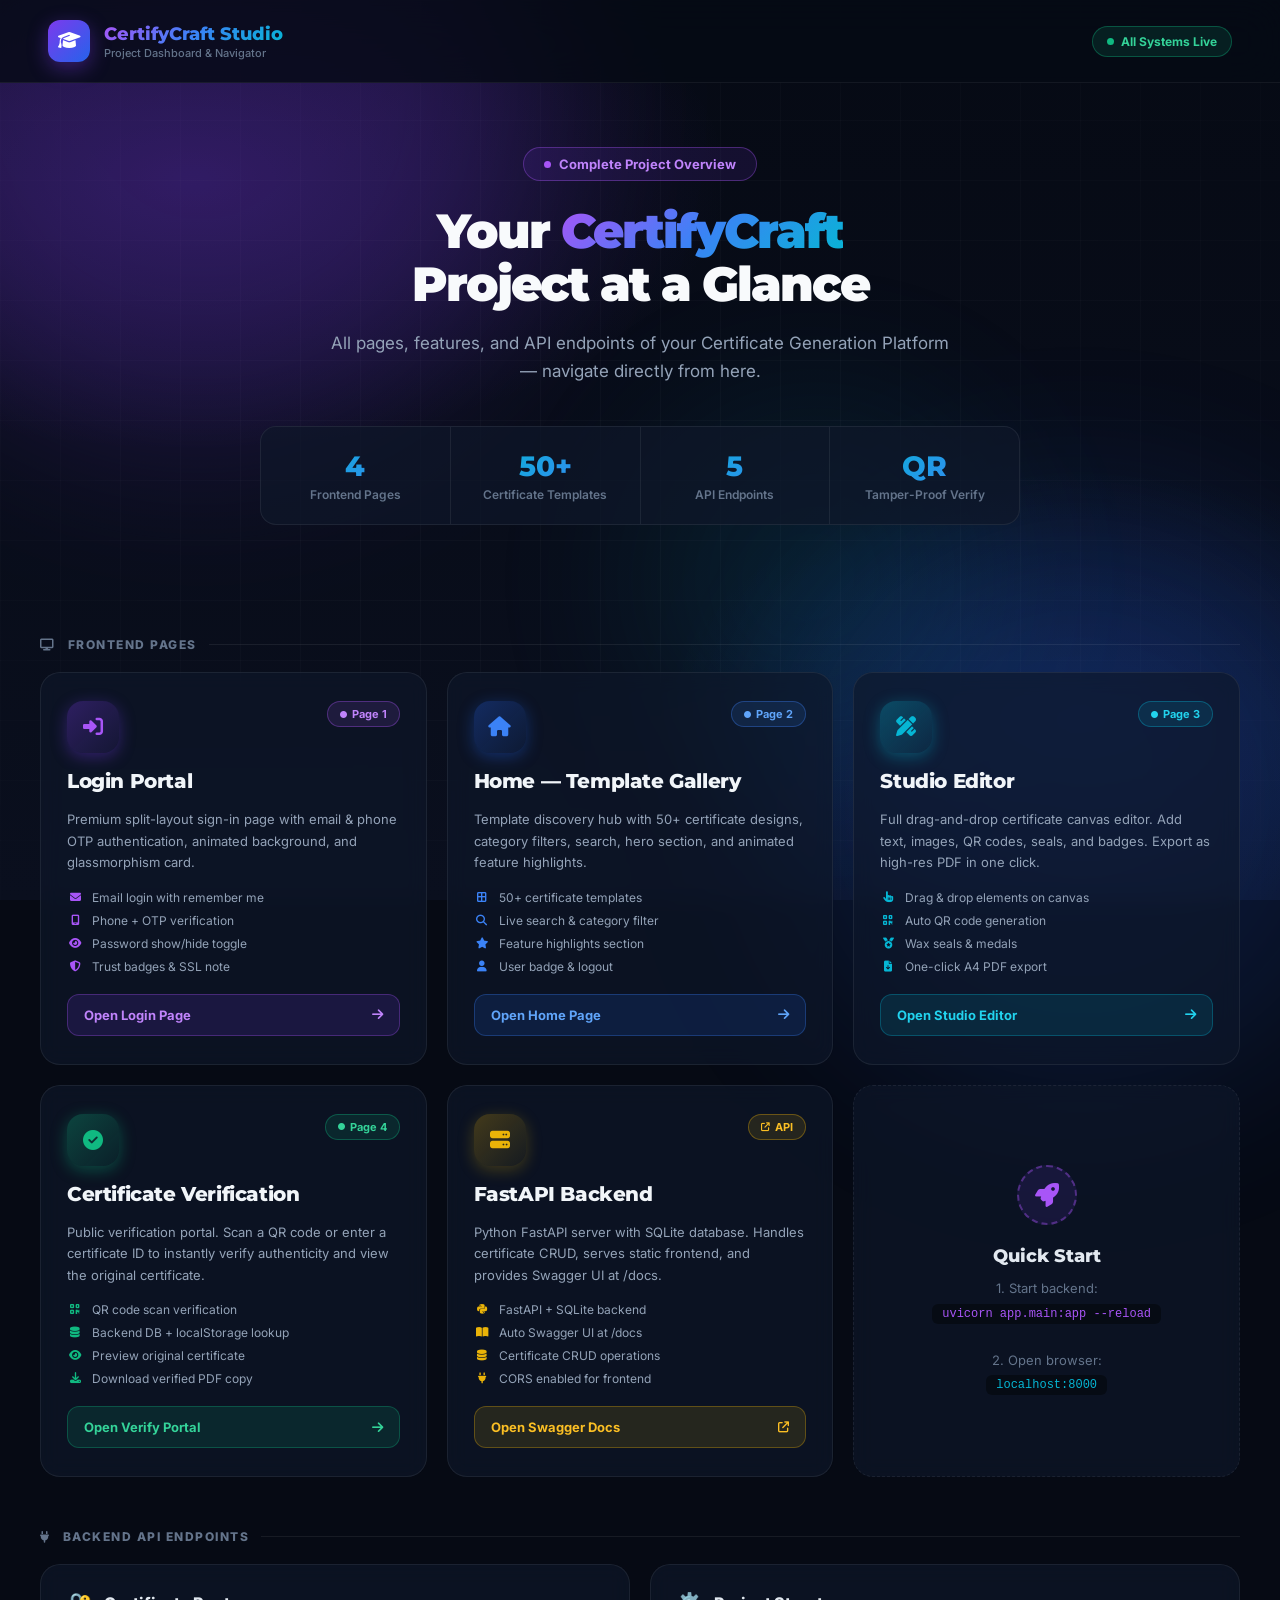
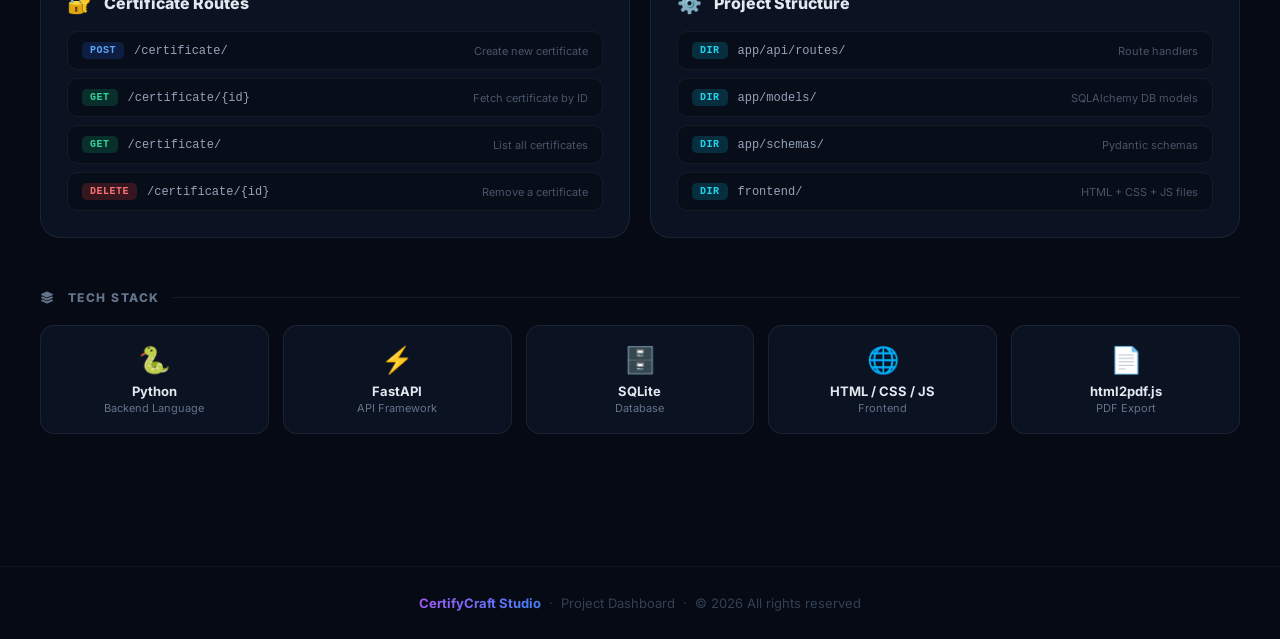
<file: index.html>
<!DOCTYPE html>
<html lang="en">
<head>
    <meta charset="UTF-8">
    <meta name="viewport" content="width=device-width, initial-scale=1.0">
    <title>CertifyCraft Studio — Project Dashboard</title>
    <meta name="description" content="All pages and modules of CertifyCraft Studio in one place.">

    <link rel="preconnect" href="https://fonts.googleapis.com">
    <link rel="preconnect" href="https://fonts.gstatic.com" crossorigin>
    <link href="https://fonts.googleapis.com/css2?family=Inter:wght@300;400;500;600;700;800;900&family=Montserrat:wght@700;800;900&display=swap" rel="stylesheet">
    <link rel="stylesheet" href="https://cdnjs.cloudflare.com/ajax/libs/font-awesome/6.4.0/css/all.min.css">

    <style>
        *, *::before, *::after { box-sizing: border-box; margin: 0; padding: 0; }

        :root {
            --bg: #060a14;
            --surface: rgba(15,23,42,0.75);
            --border: rgba(255,255,255,0.08);
            --text: #f1f5f9;
            --muted: #64748b;
            --soft: #94a3b8;
            --primary: #7c3aed;
            --primary-light: #a855f7;
            --blue: #2563eb;
            --cyan: #06b6d4;
            --green: #10b981;
            --gold: #eab308;
        }

        html, body {
            min-height: 100vh;
            font-family: 'Inter', -apple-system, sans-serif;
            background: var(--bg);
            color: var(--text);
            overflow-x: hidden;
        }

        /* BG */
        .bg-scene { position: fixed; inset: 0; z-index: 0; pointer-events: none; }
        .bg-gradient {
            position: absolute; inset: 0;
            background:
                radial-gradient(ellipse 70% 50% at 15% 20%, rgba(124,58,237,0.22) 0%, transparent 60%),
                radial-gradient(ellipse 60% 50% at 85% 80%, rgba(37,99,235,0.18) 0%, transparent 55%),
                linear-gradient(180deg, #060a14 0%, #0a0f1e 100%);
        }
        .bg-grid {
            position: absolute; inset: 0;
            background-image: linear-gradient(rgba(255,255,255,0.022) 1px, transparent 1px),
                              linear-gradient(90deg, rgba(255,255,255,0.022) 1px, transparent 1px);
            background-size: 60px 60px;
            mask-image: radial-gradient(ellipse 90% 90% at 50% 50%, black 30%, transparent 100%);
        }
        .orb { position: absolute; border-radius: 50%; filter: blur(90px); animation: orbFloat var(--d,20s) var(--dl,0s) ease-in-out infinite alternate; }
        .orb-1 { width: 700px; height: 700px; background: #7c3aed; top: -250px; left: -150px; opacity: 0.18; --d:24s; }
        .orb-2 { width: 600px; height: 600px; background: #2563eb; bottom: -200px; right: -100px; opacity: 0.15; --d:20s; --dl:-8s; }
        .orb-3 { width: 350px; height: 350px; background: #06b6d4; top: 45%; left: 50%; opacity: 0.1; --d:16s; --dl:-5s; }
        @keyframes orbFloat {
            0% { transform: translate(0,0) scale(1); }
            50% { transform: translate(35px,-50px) scale(1.08); }
            100% { transform: translate(-25px,25px) scale(0.94); }
        }

        /* TOPBAR */
        .topbar {
            position: relative; z-index: 10;
            display: flex; align-items: center; justify-content: space-between;
            padding: 20px 48px;
            background: rgba(6,10,20,0.8);
            border-bottom: 1px solid rgba(255,255,255,0.06);
            backdrop-filter: blur(20px);
        }
        .topbar-brand { display: flex; align-items: center; gap: 14px; }
        .topbar-brand-icon {
            width: 42px; height: 42px;
            background: linear-gradient(135deg, #7c3aed, #2563eb);
            border-radius: 12px;
            display: flex; align-items: center; justify-content: center;
            font-size: 18px; color: white;
            box-shadow: 0 6px 20px rgba(124,58,237,0.4);
        }
        .topbar-brand-name {
            font-family: 'Montserrat', sans-serif;
            font-size: 18px; font-weight: 800;
            background: linear-gradient(135deg, #a855f7, #3b82f6, #06b6d4);
            -webkit-background-clip: text; -webkit-text-fill-color: transparent;
        }
        .topbar-brand-sub { font-size: 11px; color: var(--muted); font-weight: 500; margin-top: 1px; }

        .topbar-pill {
            display: flex; align-items: center; gap: 7px;
            padding: 7px 14px;
            background: rgba(16,185,129,0.12);
            border: 1px solid rgba(16,185,129,0.35);
            border-radius: 100px;
            font-size: 12px; font-weight: 700; color: #34d399;
        }
        .status-dot {
            width: 7px; height: 7px; border-radius: 50%; background: #10b981;
            animation: statusPulse 2s ease-in-out infinite;
        }
        @keyframes statusPulse {
            0%,100% { box-shadow: 0 0 0 0 rgba(16,185,129,0.5); }
            50% { box-shadow: 0 0 0 5px rgba(16,185,129,0); }
        }

        /* HERO */
        .hero {
            position: relative; z-index: 10;
            text-align: center;
            padding: 64px 40px 48px;
        }
        .hero-pill {
            display: inline-flex; align-items: center; gap: 8px;
            background: rgba(124,58,237,0.12);
            border: 1px solid rgba(168,85,247,0.35);
            color: #c084fc;
            padding: 8px 20px; border-radius: 100px;
            font-size: 13px; font-weight: 700; margin-bottom: 24px;
        }
        .hero-pill-dot { width: 7px; height: 7px; background: #a855f7; border-radius: 50%; animation: statusPulse 2s ease-in-out infinite; }
        .hero-title {
            font-family: 'Montserrat', sans-serif;
            font-size: 48px; font-weight: 900;
            line-height: 1.1; letter-spacing: -2px;
            color: #f8fafc; margin-bottom: 18px;
        }
        .hero-title .gtext {
            background: linear-gradient(135deg, #a855f7 0%, #3b82f6 50%, #06b6d4 100%);
            -webkit-background-clip: text; -webkit-text-fill-color: transparent;
        }
        .hero-sub { font-size: 17px; color: var(--soft); max-width: 620px; margin: 0 auto 40px; line-height: 1.7; }

        /* STATS STRIP */
        .stats-strip {
            position: relative; z-index: 10;
            display: flex; align-items: center; justify-content: center;
            background: rgba(15,23,42,0.7);
            border: 1px solid rgba(255,255,255,0.07);
            border-radius: 16px;
            max-width: 760px; margin: 0 auto 64px;
            overflow: hidden;
        }
        .stat-cell { flex: 1; padding: 22px 28px; text-align: center; border-right: 1px solid rgba(255,255,255,0.07); }
        .stat-cell:last-child { border-right: none; }
        .stat-cell-num {
            font-family: 'Montserrat', sans-serif; font-size: 28px; font-weight: 800;
            background: linear-gradient(135deg, #06b6d4, #3b82f6);
            -webkit-background-clip: text; -webkit-text-fill-color: transparent;
        }
        .stat-cell-label { font-size: 12px; color: var(--muted); font-weight: 600; margin-top: 4px; }

        /* MAIN WRAP */
        .main-wrap {
            position: relative; z-index: 10;
            max-width: 1280px; margin: 0 auto;
            padding: 0 40px 80px;
        }
        .section-label {
            display: flex; align-items: center; gap: 12px;
            font-size: 12px; font-weight: 800; color: var(--muted);
            text-transform: uppercase; letter-spacing: 1.5px;
            margin-bottom: 20px;
        }
        .section-label::after { content: ''; flex: 1; height: 1px; background: rgba(255,255,255,0.07); }

        /* PAGES GRID */
        .pages-grid {
            display: grid;
            grid-template-columns: repeat(3, 1fr);
            gap: 20px; margin-bottom: 52px;
        }
        @media (max-width: 1024px) { .pages-grid { grid-template-columns: repeat(2,1fr); } }
        @media (max-width: 640px)  { .pages-grid { grid-template-columns: 1fr; } }

        .page-card {
            background: rgba(15,23,42,0.65);
            border: 1px solid rgba(255,255,255,0.07);
            border-radius: 20px; padding: 28px 26px;
            display: flex; flex-direction: column; gap: 16px;
            transition: all 0.35s cubic-bezier(0.4,0,0.2,1);
            cursor: pointer; position: relative; overflow: hidden;
            text-decoration: none; color: inherit;
            backdrop-filter: blur(10px);
        }
        .page-card::before {
            content: ''; position: absolute; inset: 0; border-radius: 20px;
            background: var(--card-glow, rgba(124,58,237,0.07));
            opacity: 0; transition: opacity 0.35s ease;
        }
        .page-card:hover {
            transform: translateY(-8px);
            border-color: var(--card-border, rgba(168,85,247,0.45));
            box-shadow: 0 24px 56px rgba(0,0,0,0.55), 0 0 35px var(--card-shadow, rgba(168,85,247,0.18));
        }
        .page-card:hover::before { opacity: 1; }

        .card-header-row { display: flex; align-items: flex-start; justify-content: space-between; position: relative; z-index: 1; }
        .card-icon {
            width: 52px; height: 52px; border-radius: 16px;
            display: flex; align-items: center; justify-content: center;
            font-size: 20px; flex-shrink: 0;
            transition: transform 0.3s ease;
        }
        .page-card:hover .card-icon { transform: scale(1.12) rotate(-5deg); }
        .card-badge {
            padding: 5px 12px; border-radius: 100px;
            font-size: 11px; font-weight: 700;
            display: flex; align-items: center; gap: 5px;
        }
        .card-title {
            font-family: 'Montserrat', sans-serif;
            font-size: 20px; font-weight: 800; color: #f1f5f9;
            letter-spacing: -0.4px; position: relative; z-index: 1;
        }
        .card-desc { font-size: 13px; color: var(--soft); line-height: 1.65; position: relative; z-index: 1; }
        .card-features { display: flex; flex-direction: column; gap: 8px; position: relative; z-index: 1; }
        .card-feature { display: flex; align-items: center; gap: 9px; font-size: 12px; color: var(--soft); }
        .card-feature i { font-size: 11px; width: 16px; text-align: center; }
        .card-action {
            display: flex; align-items: center; justify-content: space-between;
            padding: 12px 16px; border-radius: 12px;
            font-size: 13px; font-weight: 700;
            transition: all 0.25s ease; margin-top: 4px;
            position: relative; z-index: 1; text-decoration: none;
        }
        .card-action:hover { filter: brightness(1.15); transform: translateX(4px); }

        /* BACKEND GRID */
        .backend-grid {
            display: grid; grid-template-columns: 1fr 1fr;
            gap: 20px; margin-bottom: 52px;
        }
        @media (max-width: 768px) { .backend-grid { grid-template-columns: 1fr; } }
        .backend-card {
            background: rgba(15,23,42,0.65);
            border: 1px solid rgba(255,255,255,0.07);
            border-radius: 20px; padding: 26px;
            backdrop-filter: blur(10px); transition: all 0.3s ease;
        }
        .backend-card:hover { border-color: rgba(6,182,212,0.3); box-shadow: 0 12px 36px rgba(0,0,0,0.4); transform: translateY(-4px); }
        .backend-card-title {
            display: flex; align-items: center; gap: 12px;
            font-size: 16px; font-weight: 800; color: #e2e8f0; margin-bottom: 16px;
        }
        .endpoint-list { display: flex; flex-direction: column; gap: 8px; }
        .endpoint-row {
            display: flex; align-items: center; gap: 10px;
            padding: 10px 14px;
            background: rgba(9,13,22,0.7);
            border: 1px solid rgba(255,255,255,0.05);
            border-radius: 10px; font-size: 12px; font-family: 'Courier New', monospace;
        }
        .method-badge {
            padding: 3px 8px; border-radius: 5px;
            font-size: 10px; font-weight: 800; letter-spacing: 0.5px; flex-shrink: 0;
        }
        .method-get  { background: rgba(16,185,129,0.2); color: #34d399; }
        .method-post { background: rgba(37,99,235,0.2);  color: #60a5fa; }
        .method-del  { background: rgba(239,68,68,0.2);  color: #f87171; }
        .method-dir  { background: rgba(6,182,212,0.2);  color: #22d3ee; }
        .endpoint-path { color: #94a3b8; flex: 1; }
        .endpoint-desc { color: #475569; font-family: 'Inter', sans-serif; font-size: 11px; }

        /* TECH GRID */
        .tech-grid {
            display: grid; grid-template-columns: repeat(5, 1fr);
            gap: 14px; margin-bottom: 52px;
        }
        @media (max-width: 900px) { .tech-grid { grid-template-columns: repeat(3,1fr); } }
        .tech-pill {
            background: rgba(15,23,42,0.65);
            border: 1px solid rgba(255,255,255,0.07);
            border-radius: 14px; padding: 18px 14px; text-align: center;
            transition: all 0.3s ease; backdrop-filter: blur(8px);
        }
        .tech-pill:hover { transform: translateY(-4px); border-color: rgba(168,85,247,0.3); }
        .tech-pill-icon { font-size: 26px; margin-bottom: 8px; }
        .tech-pill-name { font-size: 13px; font-weight: 700; color: #e2e8f0; }
        .tech-pill-type { font-size: 11px; color: var(--muted); margin-top: 2px; }

        /* FOOTER */
        .dash-footer {
            position: relative; z-index: 10; text-align: center;
            padding: 28px 40px; border-top: 1px solid rgba(255,255,255,0.05);
            color: #334155; font-size: 13px;
        }
        .dash-footer strong { background: linear-gradient(135deg,#a855f7,#3b82f6); -webkit-background-clip:text; -webkit-text-fill-color:transparent; }

        ::-webkit-scrollbar { width: 6px; }
        ::-webkit-scrollbar-track { background: transparent; }
        ::-webkit-scrollbar-thumb { background: #1e293b; border-radius: 3px; }
    </style>
</head>
<body>

<!-- BACKGROUND -->
<div class="bg-scene">
    <div class="bg-gradient"></div>
    <div class="bg-grid"></div>
    <div class="orb orb-1"></div>
    <div class="orb orb-2"></div>
    <div class="orb orb-3"></div>
</div>

<!-- TOPBAR -->
<header class="topbar">
    <div class="topbar-brand">
        <div class="topbar-brand-icon"><i class="fa-solid fa-graduation-cap"></i></div>
        <div>
            <div class="topbar-brand-name">CertifyCraft Studio</div>
            <div class="topbar-brand-sub">Project Dashboard &amp; Navigator</div>
        </div>
    </div>
    <div class="topbar-pill">
        <div class="status-dot"></div>
        All Systems Live
    </div>
</header>

<!-- HERO -->
<section class="hero">
    <div class="hero-pill">
        <div class="hero-pill-dot"></div>
        Complete Project Overview
    </div>
    <h1 class="hero-title">
        Your <span class="gtext">CertifyCraft</span><br>Project at a Glance
    </h1>
    <p class="hero-sub">
        All pages, features, and API endpoints of your Certificate Generation Platform — navigate directly from here.
    </p>
    <div class="stats-strip">
        <div class="stat-cell">
            <div class="stat-cell-num">4</div>
            <div class="stat-cell-label">Frontend Pages</div>
        </div>
        <div class="stat-cell">
            <div class="stat-cell-num">50+</div>
            <div class="stat-cell-label">Certificate Templates</div>
        </div>
        <div class="stat-cell">
            <div class="stat-cell-num">5</div>
            <div class="stat-cell-label">API Endpoints</div>
        </div>
        <div class="stat-cell">
            <div class="stat-cell-num">QR</div>
            <div class="stat-cell-label">Tamper-Proof Verify</div>
        </div>
    </div>
</section>

<!-- MAIN CONTENT -->
<main class="main-wrap">

    <!-- FRONTEND PAGES -->
    <div class="section-label"><i class="fa-solid fa-display"></i> Frontend Pages</div>
    <div class="pages-grid">

        <!-- 1: LOGIN -->
        <a class="page-card" href="login.html"
           style="--card-border:rgba(168,85,247,0.5);--card-glow:rgba(124,58,237,0.1);--card-shadow:rgba(168,85,247,0.2);">
            <div class="card-header-row">
                <div class="card-icon" style="background:linear-gradient(135deg,rgba(124,58,237,0.3),rgba(124,58,237,0.08));color:#a855f7;box-shadow:0 4px 16px rgba(124,58,237,0.35);">
                    <i class="fa-solid fa-right-to-bracket"></i>
                </div>
                <div class="card-badge" style="background:rgba(168,85,247,0.12);border:1px solid rgba(168,85,247,0.35);color:#c084fc;">
                    <i class="fa-solid fa-circle" style="font-size:7px;"></i> Page 1
                </div>
            </div>
            <div class="card-title">Login Portal</div>
            <p class="card-desc">Premium split-layout sign-in page with email &amp; phone OTP authentication, animated background, and glassmorphism card.</p>
            <div class="card-features">
                <div class="card-feature"><i class="fa-solid fa-envelope" style="color:#a855f7;"></i> Email login with remember me</div>
                <div class="card-feature"><i class="fa-solid fa-mobile-screen" style="color:#a855f7;"></i> Phone + OTP verification</div>
                <div class="card-feature"><i class="fa-solid fa-eye" style="color:#a855f7;"></i> Password show/hide toggle</div>
                <div class="card-feature"><i class="fa-solid fa-shield-halved" style="color:#a855f7;"></i> Trust badges &amp; SSL note</div>
            </div>
            <div class="card-action" style="background:rgba(124,58,237,0.15);border:1px solid rgba(168,85,247,0.3);color:#c084fc;">
                Open Login Page <i class="fa-solid fa-arrow-right"></i>
            </div>
        </a>

        <!-- 2: HOME -->
        <a class="page-card" href="home.html"
           style="--card-border:rgba(37,99,235,0.5);--card-glow:rgba(37,99,235,0.08);--card-shadow:rgba(37,99,235,0.18);">
            <div class="card-header-row">
                <div class="card-icon" style="background:linear-gradient(135deg,rgba(37,99,235,0.3),rgba(37,99,235,0.08));color:#3b82f6;box-shadow:0 4px 16px rgba(37,99,235,0.35);">
                    <i class="fa-solid fa-house"></i>
                </div>
                <div class="card-badge" style="background:rgba(59,130,246,0.12);border:1px solid rgba(59,130,246,0.35);color:#60a5fa;">
                    <i class="fa-solid fa-circle" style="font-size:7px;"></i> Page 2
                </div>
            </div>
            <div class="card-title">Home — Template Gallery</div>
            <p class="card-desc">Template discovery hub with 50+ certificate designs, category filters, search, hero section, and animated feature highlights.</p>
            <div class="card-features">
                <div class="card-feature"><i class="fa-solid fa-border-all" style="color:#3b82f6;"></i> 50+ certificate templates</div>
                <div class="card-feature"><i class="fa-solid fa-magnifying-glass" style="color:#3b82f6;"></i> Live search &amp; category filter</div>
                <div class="card-feature"><i class="fa-solid fa-star" style="color:#3b82f6;"></i> Feature highlights section</div>
                <div class="card-feature"><i class="fa-solid fa-user" style="color:#3b82f6;"></i> User badge &amp; logout</div>
            </div>
            <div class="card-action" style="background:rgba(37,99,235,0.15);border:1px solid rgba(59,130,246,0.3);color:#60a5fa;">
                Open Home Page <i class="fa-solid fa-arrow-right"></i>
            </div>
        </a>

        <!-- 3: EDITOR -->
        <a class="page-card" href="editor.html"
           style="--card-border:rgba(6,182,212,0.5);--card-glow:rgba(6,182,212,0.08);--card-shadow:rgba(6,182,212,0.18);">
            <div class="card-header-row">
                <div class="card-icon" style="background:linear-gradient(135deg,rgba(6,182,212,0.3),rgba(6,182,212,0.08));color:#06b6d4;box-shadow:0 4px 16px rgba(6,182,212,0.35);">
                    <i class="fa-solid fa-pen-ruler"></i>
                </div>
                <div class="card-badge" style="background:rgba(6,182,212,0.12);border:1px solid rgba(6,182,212,0.35);color:#22d3ee;">
                    <i class="fa-solid fa-circle" style="font-size:7px;"></i> Page 3
                </div>
            </div>
            <div class="card-title">Studio Editor</div>
            <p class="card-desc">Full drag-and-drop certificate canvas editor. Add text, images, QR codes, seals, and badges. Export as high-res PDF in one click.</p>
            <div class="card-features">
                <div class="card-feature"><i class="fa-solid fa-hand-pointer" style="color:#06b6d4;"></i> Drag &amp; drop elements on canvas</div>
                <div class="card-feature"><i class="fa-solid fa-qrcode" style="color:#06b6d4;"></i> Auto QR code generation</div>
                <div class="card-feature"><i class="fa-solid fa-medal" style="color:#06b6d4;"></i> Wax seals &amp; medals</div>
                <div class="card-feature"><i class="fa-solid fa-file-arrow-down" style="color:#06b6d4;"></i> One-click A4 PDF export</div>
            </div>
            <div class="card-action" style="background:rgba(6,182,212,0.12);border:1px solid rgba(6,182,212,0.3);color:#22d3ee;">
                Open Studio Editor <i class="fa-solid fa-arrow-right"></i>
            </div>
        </a>

        <!-- 4: VERIFY -->
        <a class="page-card" href="verify.html"
           style="--card-border:rgba(16,185,129,0.5);--card-glow:rgba(16,185,129,0.08);--card-shadow:rgba(16,185,129,0.18);">
            <div class="card-header-row">
                <div class="card-icon" style="background:linear-gradient(135deg,rgba(16,185,129,0.3),rgba(16,185,129,0.08));color:#10b981;box-shadow:0 4px 16px rgba(16,185,129,0.35);">
                    <i class="fa-solid fa-circle-check"></i>
                </div>
                <div class="card-badge" style="background:rgba(16,185,129,0.12);border:1px solid rgba(16,185,129,0.35);color:#34d399;">
                    <i class="fa-solid fa-circle" style="font-size:7px;"></i> Page 4
                </div>
            </div>
            <div class="card-title">Certificate Verification</div>
            <p class="card-desc">Public verification portal. Scan a QR code or enter a certificate ID to instantly verify authenticity and view the original certificate.</p>
            <div class="card-features">
                <div class="card-feature"><i class="fa-solid fa-qrcode" style="color:#10b981;"></i> QR code scan verification</div>
                <div class="card-feature"><i class="fa-solid fa-database" style="color:#10b981;"></i> Backend DB + localStorage lookup</div>
                <div class="card-feature"><i class="fa-solid fa-eye" style="color:#10b981;"></i> Preview original certificate</div>
                <div class="card-feature"><i class="fa-solid fa-download" style="color:#10b981;"></i> Download verified PDF copy</div>
            </div>
            <div class="card-action" style="background:rgba(16,185,129,0.12);border:1px solid rgba(16,185,129,0.3);color:#34d399;">
                Open Verify Portal <i class="fa-solid fa-arrow-right"></i>
            </div>
        </a>

        <!-- 5: FASTAPI BACKEND -->
        <a class="page-card" href="http://localhost:8000/docs" target="_blank"
           style="--card-border:rgba(234,179,8,0.5);--card-glow:rgba(234,179,8,0.06);--card-shadow:rgba(234,179,8,0.15);">
            <div class="card-header-row">
                <div class="card-icon" style="background:linear-gradient(135deg,rgba(234,179,8,0.25),rgba(234,179,8,0.05));color:#eab308;box-shadow:0 4px 16px rgba(234,179,8,0.25);">
                    <i class="fa-solid fa-server"></i>
                </div>
                <div class="card-badge" style="background:rgba(234,179,8,0.12);border:1px solid rgba(234,179,8,0.35);color:#fbbf24;">
                    <i class="fa-solid fa-arrow-up-right-from-square" style="font-size:9px;"></i> API
                </div>
            </div>
            <div class="card-title">FastAPI Backend</div>
            <p class="card-desc">Python FastAPI server with SQLite database. Handles certificate CRUD, serves static frontend, and provides Swagger UI at /docs.</p>
            <div class="card-features">
                <div class="card-feature"><i class="fa-brands fa-python" style="color:#eab308;"></i> FastAPI + SQLite backend</div>
                <div class="card-feature"><i class="fa-solid fa-book-open" style="color:#eab308;"></i> Auto Swagger UI at /docs</div>
                <div class="card-feature"><i class="fa-solid fa-database" style="color:#eab308;"></i> Certificate CRUD operations</div>
                <div class="card-feature"><i class="fa-solid fa-plug" style="color:#eab308;"></i> CORS enabled for frontend</div>
            </div>
            <div class="card-action" style="background:rgba(234,179,8,0.12);border:1px solid rgba(234,179,8,0.3);color:#fbbf24;">
                Open Swagger Docs <i class="fa-solid fa-arrow-up-right-from-square" style="font-size:11px;"></i>
            </div>
        </a>

        <!-- 6: QUICK START -->
        <div class="page-card"
             style="--card-border:rgba(168,85,247,0.3);border-style:dashed;cursor:default;justify-content:center;align-items:center;text-align:center;gap:20px;">
            <div style="width:60px;height:60px;border-radius:50%;background:rgba(124,58,237,0.12);border:2px dashed rgba(168,85,247,0.4);display:flex;align-items:center;justify-content:center;font-size:24px;color:#a855f7;margin:0 auto;">
                <i class="fa-solid fa-rocket"></i>
            </div>
            <div>
                <div style="font-size:18px;font-weight:800;color:#e2e8f0;margin-bottom:10px;font-family:'Montserrat',sans-serif;">Quick Start</div>
                <p style="font-size:13px;color:var(--muted);line-height:1.8;">
                    1. Start backend:<br>
                    <code style="background:rgba(0,0,0,0.4);padding:3px 10px;border-radius:6px;color:#a855f7;font-size:12px;">uvicorn app.main:app --reload</code>
                    <br><br>
                    2. Open browser:<br>
                    <code style="background:rgba(0,0,0,0.4);padding:3px 10px;border-radius:6px;color:#06b6d4;font-size:12px;">localhost:8000</code>
                </p>
            </div>
        </div>

    </div>

    <!-- BACKEND API ENDPOINTS -->
    <div class="section-label"><i class="fa-solid fa-plug"></i> Backend API Endpoints</div>
    <div class="backend-grid">
        <div class="backend-card">
            <div class="backend-card-title">
                <span style="font-size:20px;">🔐</span> Certificate Routes
            </div>
            <div class="endpoint-list">
                <div class="endpoint-row">
                    <span class="method-badge method-post">POST</span>
                    <span class="endpoint-path">/certificate/</span>
                    <span class="endpoint-desc">Create new certificate</span>
                </div>
                <div class="endpoint-row">
                    <span class="method-badge method-get">GET</span>
                    <span class="endpoint-path">/certificate/{id}</span>
                    <span class="endpoint-desc">Fetch certificate by ID</span>
                </div>
                <div class="endpoint-row">
                    <span class="method-badge method-get">GET</span>
                    <span class="endpoint-path">/certificate/</span>
                    <span class="endpoint-desc">List all certificates</span>
                </div>
                <div class="endpoint-row">
                    <span class="method-badge method-del">DELETE</span>
                    <span class="endpoint-path">/certificate/{id}</span>
                    <span class="endpoint-desc">Remove a certificate</span>
                </div>
            </div>
        </div>
        <div class="backend-card">
            <div class="backend-card-title">
                <span style="font-size:20px;">⚙️</span> Project Structure
            </div>
            <div class="endpoint-list">
                <div class="endpoint-row">
                    <span class="method-badge method-dir">DIR</span>
                    <span class="endpoint-path">app/api/routes/</span>
                    <span class="endpoint-desc">Route handlers</span>
                </div>
                <div class="endpoint-row">
                    <span class="method-badge method-dir">DIR</span>
                    <span class="endpoint-path">app/models/</span>
                    <span class="endpoint-desc">SQLAlchemy DB models</span>
                </div>
                <div class="endpoint-row">
                    <span class="method-badge method-dir">DIR</span>
                    <span class="endpoint-path">app/schemas/</span>
                    <span class="endpoint-desc">Pydantic schemas</span>
                </div>
                <div class="endpoint-row">
                    <span class="method-badge method-dir">DIR</span>
                    <span class="endpoint-path">frontend/</span>
                    <span class="endpoint-desc">HTML + CSS + JS files</span>
                </div>
            </div>
        </div>
    </div>

    <!-- TECH STACK -->
    <div class="section-label"><i class="fa-solid fa-layer-group"></i> Tech Stack</div>
    <div class="tech-grid">
        <div class="tech-pill">
            <div class="tech-pill-icon">🐍</div>
            <div class="tech-pill-name">Python</div>
            <div class="tech-pill-type">Backend Language</div>
        </div>
        <div class="tech-pill">
            <div class="tech-pill-icon">⚡</div>
            <div class="tech-pill-name">FastAPI</div>
            <div class="tech-pill-type">API Framework</div>
        </div>
        <div class="tech-pill">
            <div class="tech-pill-icon">🗄️</div>
            <div class="tech-pill-name">SQLite</div>
            <div class="tech-pill-type">Database</div>
        </div>
        <div class="tech-pill">
            <div class="tech-pill-icon">🌐</div>
            <div class="tech-pill-name">HTML / CSS / JS</div>
            <div class="tech-pill-type">Frontend</div>
        </div>
        <div class="tech-pill">
            <div class="tech-pill-icon">📄</div>
            <div class="tech-pill-name">html2pdf.js</div>
            <div class="tech-pill-type">PDF Export</div>
        </div>
    </div>

</main>

<!-- FOOTER -->
<footer class="dash-footer">
    <strong>CertifyCraft Studio</strong> &nbsp;&middot;&nbsp; Project Dashboard &nbsp;&middot;&nbsp; &copy; 2026 All rights reserved
</footer>

</body>
</html>
</file>
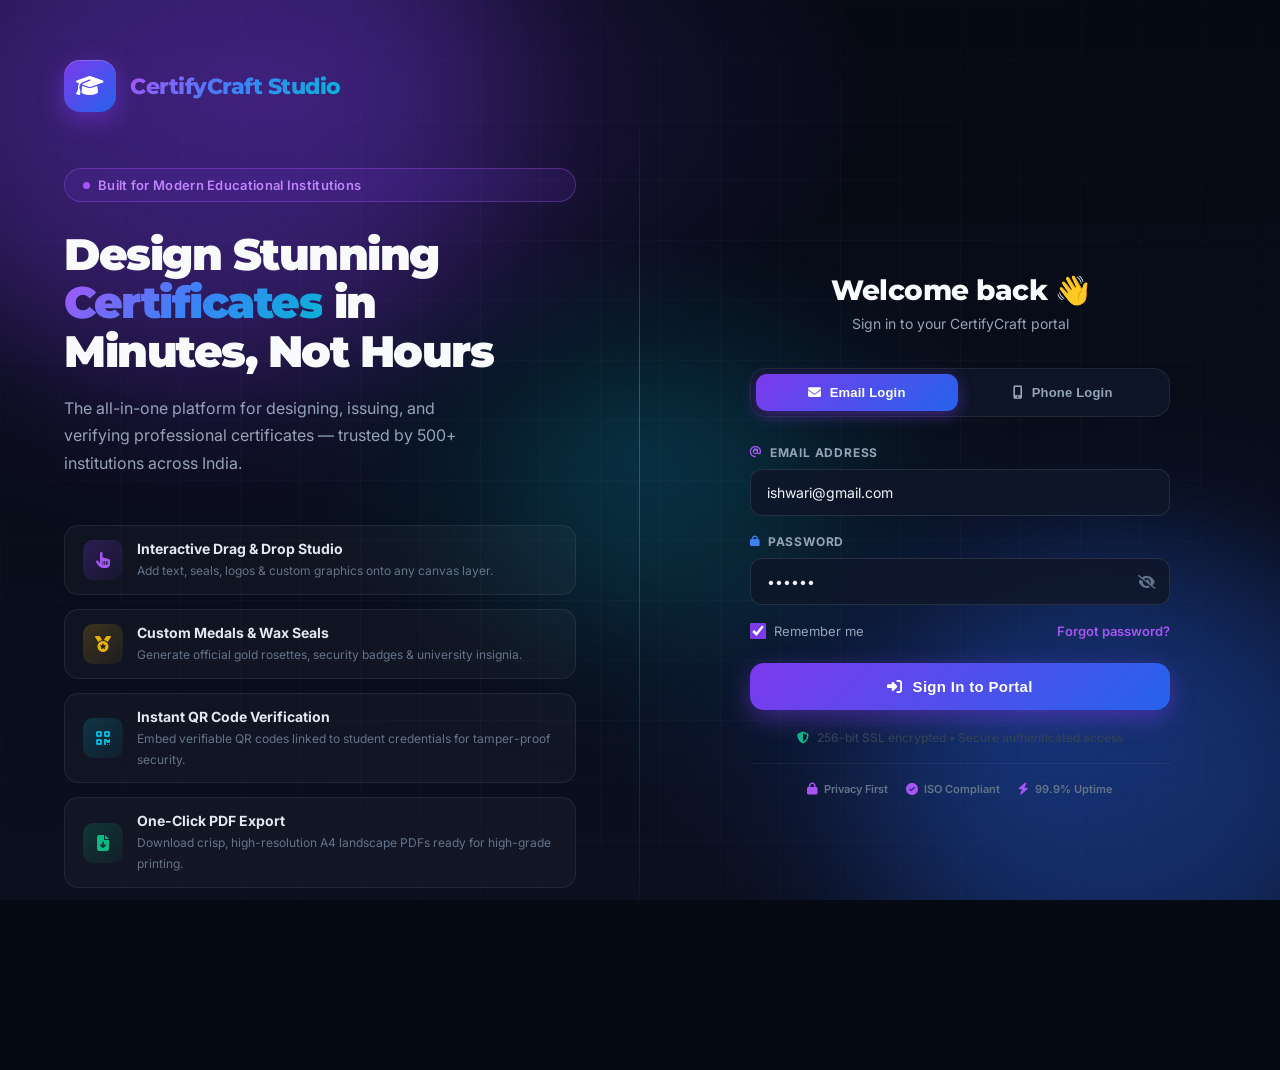
<file: home.html>
<!DOCTYPE html>
<html lang="en">
<head>
    <meta charset="UTF-8">
    <meta name="viewport" content="width=device-width, initial-scale=1.0">
    <title>CertifyCraft Studio - Professional Certificate Creator</title>
    
    <!-- Google Fonts -->
    <link rel="preconnect" href="https://fonts.googleapis.com">
    <link rel="preconnect" href="https://fonts.gstatic.com" crossorigin>
    <link href="https://fonts.googleapis.com/css2?family=Alex+Brush&family=Cinzel:wght@400;600;700;800&family=Great+Vibes&family=Inter:wght@400;500;600;700;800&family=Montserrat:wght@400;500;600;700;800&family=Playfair+Display:ital,wght@0,400;0,600;0,700;1,400&family=Poppins:wght@400;500;600;700&display=swap" rel="stylesheet">

    <!-- FontAwesome Icons -->
    <link rel="stylesheet" href="https://cdnjs.cloudflare.com/ajax/libs/font-awesome/6.4.0/css/all.min.css">
    
    <!-- Design System CSS -->
    <link rel="stylesheet" href="style.css?v=107">
</head>
<body>

    <!-- AMBIENT GLOW BACKGROUND LIGHTS -->
    <div class="ambient-glow-container">
        <div class="ambient-blob ambient-blob-1"></div>
        <div class="ambient-blob ambient-blob-2"></div>
        <div class="ambient-blob ambient-blob-3"></div>
    </div>

    <!-- APP HEADER -->
    <header class="app-header">
        <div class="brand-section">
            <div class="brand-logo" onclick="window.location.reload()">
                <i class="fa-solid fa-graduation-cap"></i> CertifyCraft Studio
            </div>
        </div>
        <div class="header-actions">
            <div class="user-badge" id="homeUserBadge" style="display: none;">
                <div class="user-avatar" id="homeUserAvatar">U</div>
                <span id="homeUserEmailSpan">user@gmail.com</span>
                <button onclick="handleHomeLogout()" style="background:none; border:none; color:#ef4444; cursor:pointer; font-weight:700; margin-left:6px;" title="Logout">
                    <i class="fa-solid fa-right-from-bracket"></i>
                </button>
            </div>
            <button class="btn-header btn-download" id="homeLoginBtn" onclick="openHomeLoginModal()">
                <i class="fa-solid fa-right-to-bracket"></i> Login / Sign In
            </button>
            <button class="btn-header btn-create-blank" onclick="handleTemplateClick(0)">
                <i class="fa-solid fa-plus-circle"></i> Create Blank Certificate
            </button>
            <button class="btn-header btn-change-tpl" onclick="handleTemplateClick(10)">
                <i class="fa-solid fa-pen-to-square"></i> Open Studio Editor
            </button>
        </div>
    </header>

    <!-- HERO SECTION -->
    <section class="hero-section">
        <div class="hero-badge">
            <i class="fa-solid fa-wand-magic-sparkles"></i> AI & Pro Studio Certificate Creator
        </div>
        <h1 class="hero-title">Create & Customize Official College Certificates in Seconds</h1>
        <p class="hero-subtitle">
            Design high-resolution degrees, diplomas, internship completion letters, and academic honor awards with our drag-and-drop studio editor.
        </p>
        <div style="display: flex; gap: 16px; justify-content: center; flex-wrap: wrap;">
            <button onclick="handleTemplateClick(0)" class="btn-launch" style="background: linear-gradient(135deg, #a855f7, #06b6d4);">
                <i class="fa-solid fa-plus-circle"></i> Create Blank Certificate
            </button>
            <button onclick="handleTemplateClick(10)" class="btn-launch" style="background: rgba(30, 41, 59, 0.85); border: 1px solid var(--border-glass);">
                <i class="fa-solid fa-border-all"></i> Explore 50+ College Templates
            </button>
        </div>

        <!-- STATS COUNTER BAR -->
        <div class="stats-bar">
            <div class="stat-item">
                <div class="stat-num">38+</div>
                <div class="stat-label">College Templates</div>
            </div>
            <div class="stat-item">
                <div class="stat-num">100%</div>
                <div class="stat-label">Free & Editable</div>
            </div>
            <div class="stat-item">
                <div class="stat-num">High-Res</div>
                <div class="stat-label">Vector PDF Export</div>
            </div>
            <div class="stat-item">
                <div class="stat-num">QR Code</div>
                <div class="stat-label">Instant Verification</div>
            </div>
        </div>
    </section>

    <!-- FILTER & SEARCH BAR SECTION -->
    <div class="home-filter-section">
        <div class="home-search-wrapper">
            <i class="fa-solid fa-magnifying-glass home-search-icon"></i>
            <input type="text" class="home-search-input" id="homeSearchInput" placeholder="Search templates (e.g. B.Tech, Diploma, Honors, Sports)..." oninput="filterHomeTemplates()">
        </div>

        <!-- CATEGORY FILTER PILLS -->
        <div class="category-filter-bar" id="homeCategoryBar">
            <button class="category-btn active" onclick="filterHomeCategory('all', this)">All Templates (38)</button>
            <button class="category-btn" onclick="filterHomeCategory('completion', this)">🎓 Degree & Completion</button>
            <button class="category-btn" onclick="filterHomeCategory('honors', this)">🏆 Academic Honors & Excellence</button>
            <button class="category-btn" onclick="filterHomeCategory('events', this)">🎭 Campus Events & Sports</button>
        </div>
    </div>

    <!-- GALLERY SECTION -->
    <section class="templates-gallery-section">
        <h2 class="section-title">Explore College & University Certificate Designs</h2>
        
        <div class="home-template-grid" id="homeTemplateGrid">

        <!-- 0. CREATE CUSTOM BLANK CERTIFICATE CARD -->
        <div class="home-tpl-card create-blank-card" data-category="all completion honors events" data-title="Create Blank Certificate" onclick="handleTemplateClick(0)" style="border: 2px dashed #a855f7; background: rgba(168, 85, 247, 0.08);">
            <div class="home-tpl-preview" style="background: linear-gradient(135deg, #1e293b, #0f172a); color: #c084fc; border: 2px dashed #a855f7; display: flex; flex-direction: column; gap: 8px;">
                <i class="fa-solid fa-pen-ruler" style="font-size: 36px; color: #a855f7;"></i>
                <span style="font-weight: 800; font-size: 15px;">Start from Blank Canvas</span>
            </div>
            <h3 style="font-size: 15px; font-weight: 800; margin-top: 12px; color: #c084fc;">✨ Create Custom Certificate</h3>
            <p style="font-size: 12px; color: #94a3b8; margin-top: 4px;">Design your own custom certificate with custom fonts, colors, and frames from scratch.</p>
        </div>

        <div class="home-tpl-card" data-category="completion" data-title="Certificate of Completion" onclick="handleTemplateClick(1)">
            <div class="home-tpl-preview" style="background: #ffffff; color: #0f172a; border: 3px solid #7c3aed;">
                🏆 Certificate of Completion
            </div>
            <h3 class="home-tpl-title">Certificate of Completion</h3>
            <p class="home-tpl-desc">Professional Studio Certificate Design</p>
        </div>
    
        <div class="home-tpl-card" data-category="completion" data-title="Diploma of Completion" onclick="handleTemplateClick(2)">
            <div class="home-tpl-preview" style="background: #ffffff; color: #0f172a; border: 3px solid #7c3aed;">
                🏆 Diploma of Completion
            </div>
            <h3 style="font-size: 15px; font-weight: 700; margin-top: 12px; color: #f8fafc;">Diploma of Completion</h3>
            <p style="font-size: 12px; color: #94a3b8; margin-top: 4px;">Professional Studio Certificate Design </p>
        </div>
    
        <div class="home-tpl-card" data-category="completion" data-title="Internship Completion" onclick="handleTemplateClick(3)">
            <div class="home-tpl-preview" style="background: #ffffff; color: #0f172a; border: 3px solid #7c3aed;">
                🏆 Internship Completion
            </div>
            <h3 style="font-size: 15px; font-weight: 700; margin-top: 12px; color: #f8fafc;">Internship Completion</h3>
            <p style="font-size: 12px; color: #94a3b8; margin-top: 4px;">Professional Studio Certificate Design </p>
        </div>
    
        <div class="home-tpl-card" data-category="completion" data-title="Course Completion" onclick="handleTemplateClick(4)">
            <div class="home-tpl-preview" style="background: #ffffff; color: #0f172a; border: 3px solid #7c3aed;">
                🏆 Course Completion
            </div>
            <h3 style="font-size: 15px; font-weight: 700; margin-top: 12px; color: #f8fafc;">Course Completion</h3>
            <p style="font-size: 12px; color: #94a3b8; margin-top: 4px;">Professional Studio Certificate Design </p>
        </div>
    
        <div class="home-tpl-card" data-category="completion" data-title="Training Program" onclick="handleTemplateClick(5)">
            <div class="home-tpl-preview" style="background: #ffffff; color: #0f172a; border: 3px solid #7c3aed;">
                🏆 Training Program
            </div>
            <h3 style="font-size: 15px; font-weight: 700; margin-top: 12px; color: #f8fafc;">Training Program</h3>
            <p style="font-size: 12px; color: #94a3b8; margin-top: 4px;">Professional Studio Certificate Design </p>
        </div>
    
        <div class="home-tpl-card" data-category="events" data-title="Workshop Participation" onclick="handleTemplateClick(6)">
            <div class="home-tpl-preview" style="background: #ffffff; color: #0f172a; border: 3px solid #7c3aed;">
                🏆 Workshop Participation
            </div>
            <h3 style="font-size: 15px; font-weight: 700; margin-top: 12px; color: #f8fafc;">Workshop Participation</h3>
            <p style="font-size: 12px; color: #94a3b8; margin-top: 4px;">Professional Studio Certificate Design </p>
        </div>
    
        <div class="home-tpl-card" data-category="completion" data-title="Project Completion" onclick="handleTemplateClick(7)">
            <div class="home-tpl-preview" style="background: #ffffff; color: #0f172a; border: 3px solid #7c3aed;">
                🏆 Project Completion
            </div>
            <h3 style="font-size: 15px; font-weight: 700; margin-top: 12px; color: #f8fafc;">Project Completion</h3>
            <p style="font-size: 12px; color: #94a3b8; margin-top: 4px;">Professional Studio Certificate Design </p>
        </div>
    
        <div class="home-tpl-card" data-category="completion" data-title="Online Course Certificate" onclick="handleTemplateClick(8)">
            <div class="home-tpl-preview" style="background: #ffffff; color: #0f172a; border: 3px solid #7c3aed;">
                🏆 Online Course Certificate
            </div>
            <h3 style="font-size: 15px; font-weight: 700; margin-top: 12px; color: #f8fafc;">Online Course Certificate</h3>
            <p style="font-size: 12px; color: #94a3b8; margin-top: 4px;">Professional Studio Certificate Design </p>
        </div>
    
        <div class="home-tpl-card" data-category="honors" data-title="Certificate of Achievement" onclick="handleTemplateClick(9)">
            <div class="home-tpl-preview" style="background: #ffffff; color: #0f172a; border: 3px solid #7c3aed;">
                🏆 Certificate of Achievement
            </div>
            <h3 style="font-size: 15px; font-weight: 700; margin-top: 12px; color: #f8fafc;">Certificate of Achievement</h3>
            <p style="font-size: 12px; color: #94a3b8; margin-top: 4px;">Professional Studio Certificate Design </p>
        </div>
    
        <div class="home-tpl-card" data-category="honors" data-title="Gold Executive Appreciation (Exact Match)" onclick="handleTemplateClick(10)">
            <div class="home-tpl-preview" style="background: #ffffff; color: #ca8a04; border: 4px double #ca8a04;">
                🏆 Gold Executive Appreciation (Exact Match)
            </div>
            <h3 style="font-size: 15px; font-weight: 700; margin-top: 12px; color: #f8fafc;">Gold Executive Appreciation (Exact Match)</h3>
            <p style="font-size: 12px; color: #94a3b8; margin-top: 4px;">Professional Studio Certificate Design </p>
        </div>
    
        <div class="home-tpl-card" data-category="honors" data-title="B.Sc Honors Science" onclick="handleTemplateClick(11)">
            <div class="home-tpl-preview" style="background: #ffffff; color: #0f172a; border: 3px solid #7c3aed;">
                🏆 B.Sc Honors Science
            </div>
            <h3 style="font-size: 15px; font-weight: 700; margin-top: 12px; color: #f8fafc;">B.Sc Honors Science</h3>
            <p style="font-size: 12px; color: #94a3b8; margin-top: 4px;">Professional Studio Certificate Design </p>
        </div>
    
        <div class="home-tpl-card" data-category="completion" data-title="B.Tech Computer Engg" onclick="handleTemplateClick(12)">
            <div class="home-tpl-preview" style="background: #ffffff; color: #0f172a; border: 3px solid #7c3aed;">
                🏆 B.Tech Computer Engg
            </div>
            <h3 style="font-size: 15px; font-weight: 700; margin-top: 12px; color: #f8fafc;">B.Tech Computer Engg</h3>
            <p style="font-size: 12px; color: #94a3b8; margin-top: 4px;">Professional Studio Certificate Design </p>
        </div>
    
        <div class="home-tpl-card" data-category="honors" data-title="Ph.D Doctorate Graduation" onclick="handleTemplateClick(13)">
            <div class="home-tpl-preview" style="background: #ffffff; color: #0f172a; border: 3px solid #7c3aed;">
                🏆 Ph.D Doctorate Graduation
            </div>
            <h3 style="font-size: 15px; font-weight: 700; margin-top: 12px; color: #f8fafc;">Ph.D Doctorate Graduation</h3>
            <p style="font-size: 12px; color: #94a3b8; margin-top: 4px;">Professional Studio Certificate Design </p>
        </div>
    
        <div class="home-tpl-card" data-category="completion" data-title="MBBS Medical Graduate" onclick="handleTemplateClick(14)">
            <div class="home-tpl-preview" style="background: #ffffff; color: #0f172a; border: 3px solid #7c3aed;">
                🏆 MBBS Medical Graduate
            </div>
            <h3 style="font-size: 15px; font-weight: 700; margin-top: 12px; color: #f8fafc;">MBBS Medical Graduate</h3>
            <p style="font-size: 12px; color: #94a3b8; margin-top: 4px;">Professional Studio Certificate Design </p>
        </div>
    
        <div class="home-tpl-card" data-category="completion" data-title="B.Com Finance Degree" onclick="handleTemplateClick(15)">
            <div class="home-tpl-preview" style="background: #ffffff; color: #0f172a; border: 3px solid #7c3aed;">
                🏆 B.Com Finance Degree
            </div>
            <h3 style="font-size: 15px; font-weight: 700; margin-top: 12px; color: #f8fafc;">B.Com Finance Degree</h3>
            <p style="font-size: 12px; color: #94a3b8; margin-top: 4px;">Professional Studio Certificate Design </p>
        </div>
    
        <div class="home-tpl-card" data-category="completion" data-title="M.Sc Biotechnology" onclick="handleTemplateClick(16)">
            <div class="home-tpl-preview" style="background: #ffffff; color: #0f172a; border: 3px solid #7c3aed;">
                🏆 M.Sc Biotechnology
            </div>
            <h3 style="font-size: 15px; font-weight: 700; margin-top: 12px; color: #f8fafc;">M.Sc Biotechnology</h3>
            <p style="font-size: 12px; color: #94a3b8; margin-top: 4px;">Professional Studio Certificate Design </p>
        </div>
    
        <div class="home-tpl-card" data-category="events" data-title="College Sports Champion" onclick="handleTemplateClick(17)">
            <div class="home-tpl-preview" style="background: #ffffff; color: #0f172a; border: 3px solid #7c3aed;">
                🏆 College Sports Champion
            </div>
            <h3 style="font-size: 15px; font-weight: 700; margin-top: 12px; color: #f8fafc;">College Sports Champion</h3>
            <p style="font-size: 12px; color: #94a3b8; margin-top: 4px;">Professional Studio Certificate Design </p>
        </div>
    
        <div class="home-tpl-card" data-category="events" data-title="NSS Community Service" onclick="handleTemplateClick(18)">
            <div class="home-tpl-preview" style="background: #ffffff; color: #0f172a; border: 3px solid #7c3aed;">
                🏆 NSS Community Service
            </div>
            <h3 style="font-size: 15px; font-weight: 700; margin-top: 12px; color: #f8fafc;">NSS Community Service</h3>
            <p style="font-size: 12px; color: #94a3b8; margin-top: 4px;">Professional Studio Certificate Design </p>
        </div>
    
        <div class="home-tpl-card" data-category="events" data-title="Youth Fest Winner" onclick="handleTemplateClick(19)">
            <div class="home-tpl-preview" style="background: #ffffff; color: #0f172a; border: 3px solid #7c3aed;">
                🏆 Youth Fest Winner
            </div>
            <h3 style="font-size: 15px; font-weight: 700; margin-top: 12px; color: #f8fafc;">Youth Fest Winner</h3>
            <p style="font-size: 12px; color: #94a3b8; margin-top: 4px;">Professional Studio Certificate Design </p>
        </div>
    
        <div class="home-tpl-card" data-category="events" data-title="National Hackathon Winner" onclick="handleTemplateClick(20)">
            <div class="home-tpl-preview" style="background: #ffffff; color: #0f172a; border: 3px solid #7c3aed;">
                🏆 National Hackathon Winner
            </div>
            <h3 style="font-size: 15px; font-weight: 700; margin-top: 12px; color: #f8fafc;">National Hackathon Winner</h3>
            <p style="font-size: 12px; color: #94a3b8; margin-top: 4px;">Professional Studio Certificate Design </p>
        </div>
    
        <div class="home-tpl-card" data-category="completion" data-title="B.Arch Architecture" onclick="handleTemplateClick(21)">
            <div class="home-tpl-preview" style="background: #ffffff; color: #0f172a; border: 3px solid #7c3aed;">
                🏆 B.Arch Architecture
            </div>
            <h3 style="font-size: 15px; font-weight: 700; margin-top: 12px; color: #f8fafc;">B.Arch Architecture</h3>
            <p style="font-size: 12px; color: #94a3b8; margin-top: 4px;">Professional Studio Certificate Design </p>
        </div>
    
        <div class="home-tpl-card" data-category="completion" data-title="LL.B Law Degree" onclick="handleTemplateClick(22)">
            <div class="home-tpl-preview" style="background: #ffffff; color: #0f172a; border: 3px solid #7c3aed;">
                🏆 LL.B Law Degree
            </div>
            <h3 style="font-size: 15px; font-weight: 700; margin-top: 12px; color: #f8fafc;">LL.B Law Degree</h3>
            <p style="font-size: 12px; color: #94a3b8; margin-top: 4px;">Professional Studio Certificate Design </p>
        </div>
    
        <div class="home-tpl-card" data-category="honors" data-title="Student Council Senate" onclick="handleTemplateClick(23)">
            <div class="home-tpl-preview" style="background: #ffffff; color: #0f172a; border: 3px solid #7c3aed;">
                🏆 Student Council Senate
            </div>
            <h3 style="font-size: 15px; font-weight: 700; margin-top: 12px; color: #f8fafc;">Student Council Senate</h3>
            <p style="font-size: 12px; color: #94a3b8; margin-top: 4px;">Professional Studio Certificate Design </p>
        </div>
    
        <div class="home-tpl-card" data-category="completion" data-title="MCA Software Degree" onclick="handleTemplateClick(24)">
            <div class="home-tpl-preview" style="background: #ffffff; color: #0f172a; border: 3px solid #7c3aed;">
                🏆 MCA Software Degree
            </div>
            <h3 style="font-size: 15px; font-weight: 700; margin-top: 12px; color: #f8fafc;">MCA Software Degree</h3>
            <p style="font-size: 12px; color: #94a3b8; margin-top: 4px;">Professional Studio Certificate Design </p>
        </div>
    
        <div class="home-tpl-card" data-category="honors" data-title="Merit Scholarship Award" onclick="handleTemplateClick(25)">
            <div class="home-tpl-preview" style="background: #ffffff; color: #0f172a; border: 3px solid #7c3aed;">
                🏆 Merit Scholarship Award
            </div>
            <h3 style="font-size: 15px; font-weight: 700; margin-top: 12px; color: #f8fafc;">Merit Scholarship Award</h3>
            <p style="font-size: 12px; color: #94a3b8; margin-top: 4px;">Professional Studio Certificate Design </p>
        </div>
    
        <div class="home-tpl-card" data-category="events" data-title="Debate Oratory Winner" onclick="handleTemplateClick(26)">
            <div class="home-tpl-preview" style="background: #ffffff; color: #0f172a; border: 3px solid #7c3aed;">
                🏆 Debate Oratory Winner
            </div>
            <h3 style="font-size: 15px; font-weight: 700; margin-top: 12px; color: #f8fafc;">Debate Oratory Winner</h3>
            <p style="font-size: 12px; color: #94a3b8; margin-top: 4px;">Professional Studio Certificate Design </p>
        </div>
    
        <div class="home-tpl-card" data-category="events" data-title="Environmental Sciences" onclick="handleTemplateClick(27)">
            <div class="home-tpl-preview" style="background: #ffffff; color: #0f172a; border: 3px solid #7c3aed;">
                🏆 Environmental Sciences
            </div>
            <h3 style="font-size: 15px; font-weight: 700; margin-top: 12px; color: #f8fafc;">Environmental Sciences</h3>
            <p style="font-size: 12px; color: #94a3b8; margin-top: 4px;">Professional Studio Certificate Design </p>
        </div>
    
        <div class="home-tpl-card" data-category="honors" data-title="University Valedictorian" onclick="handleTemplateClick(28)">
            <div class="home-tpl-preview" style="background: #ffffff; color: #0f172a; border: 3px solid #7c3aed;">
                🏆 University Valedictorian
            </div>
            <h3 style="font-size: 15px; font-weight: 700; margin-top: 12px; color: #f8fafc;">University Valedictorian</h3>
            <p style="font-size: 12px; color: #94a3b8; margin-top: 4px;">Professional Studio Certificate Design </p>
        </div>
    
        <div class="home-tpl-card" data-category="completion" data-title="AI & Data Science Award" onclick="handleTemplateClick(29)">
            <div class="home-tpl-preview" style="background: #ffffff; color: #0f172a; border: 3px solid #7c3aed;">
                🏆 AI & Data Science Award
            </div>
            <h3 style="font-size: 15px; font-weight: 700; margin-top: 12px; color: #f8fafc;">AI & Data Science Award</h3>
            <p style="font-size: 12px; color: #94a3b8; margin-top: 4px;">Professional Studio Certificate Design </p>
        </div>
    
        <div class="home-tpl-card" data-category="completion" data-title="Cloud Computing Architect" onclick="handleTemplateClick(30)">
            <div class="home-tpl-preview" style="background: #ffffff; color: #0f172a; border: 3px solid #7c3aed;">
                🏆 Cloud Computing Architect
            </div>
            <h3 style="font-size: 15px; font-weight: 700; margin-top: 12px; color: #f8fafc;">Cloud Computing Architect</h3>
            <p style="font-size: 12px; color: #94a3b8; margin-top: 4px;">Professional Studio Certificate Design </p>
        </div>
    
        <div class="home-tpl-card" data-category="events" data-title="Graphic Design & Arts" onclick="handleTemplateClick(31)">
            <div class="home-tpl-preview" style="background: #ffffff; color: #0f172a; border: 3px solid #7c3aed;">
                🏆 Graphic Design & Arts
            </div>
            <h3 style="font-size: 15px; font-weight: 700; margin-top: 12px; color: #f8fafc;">Graphic Design & Arts</h3>
            <p style="font-size: 12px; color: #94a3b8; margin-top: 4px;">Professional Studio Certificate Design </p>
        </div>
    
        <div class="home-tpl-card" data-category="events" data-title="Digital Marketing Lead" onclick="handleTemplateClick(32)">
            <div class="home-tpl-preview" style="background: #ffffff; color: #0f172a; border: 3px solid #7c3aed;">
                🏆 Digital Marketing Lead
            </div>
            <h3 style="font-size: 15px; font-weight: 700; margin-top: 12px; color: #f8fafc;">Digital Marketing Lead</h3>
            <p style="font-size: 12px; color: #94a3b8; margin-top: 4px;">Professional Studio Certificate Design </p>
        </div>
    
        <div class="home-tpl-card" data-category="completion" data-title="Cyber Security Specialist" onclick="handleTemplateClick(33)">
            <div class="home-tpl-preview" style="background: #ffffff; color: #0f172a; border: 3px solid #7c3aed;">
                🏆 Cyber Security Specialist
            </div>
            <h3 style="font-size: 15px; font-weight: 700; margin-top: 12px; color: #f8fafc;">Cyber Security Specialist</h3>
            <p style="font-size: 12px; color: #94a3b8; margin-top: 4px;">Professional Studio Certificate Design </p>
        </div>
    
        <div class="home-tpl-card" data-category="completion" data-title="Full Stack Dev Certificate" onclick="handleTemplateClick(34)">
            <div class="home-tpl-preview" style="background: #ffffff; color: #0f172a; border: 3px solid #7c3aed;">
                🏆 Full Stack Dev Certificate
            </div>
            <h3 style="font-size: 15px; font-weight: 700; margin-top: 12px; color: #f8fafc;">Full Stack Dev Certificate</h3>
            <p style="font-size: 12px; color: #94a3b8; margin-top: 4px;">Professional Studio Certificate Design </p>
        </div>
    
        <div class="home-tpl-card" data-category="honors" data-title="Executive Leadership Award" onclick="handleTemplateClick(35)">
            <div class="home-tpl-preview" style="background: #ffffff; color: #0f172a; border: 3px solid #7c3aed;">
                🏆 Executive Leadership Award
            </div>
            <h3 style="font-size: 15px; font-weight: 700; margin-top: 12px; color: #f8fafc;">Executive Leadership Award</h3>
            <p style="font-size: 12px; color: #94a3b8; margin-top: 4px;">Professional Studio Certificate Design </p>
        </div>
    
        <div class="home-tpl-card" data-category="completion" data-title="Aviation Engineering" onclick="handleTemplateClick(36)">
            <div class="home-tpl-preview" style="background: #ffffff; color: #0f172a; border: 3px solid #7c3aed;">
                🏆 Aviation Engineering
            </div>
            <h3 style="font-size: 15px; font-weight: 700; margin-top: 12px; color: #f8fafc;">Aviation Engineering</h3>
            <p style="font-size: 12px; color: #94a3b8; margin-top: 4px;">Professional Studio Certificate Design </p>
        </div>
    
        <div class="home-tpl-card" data-category="events" data-title="Performing Arts & Music" onclick="handleTemplateClick(37)">
            <div class="home-tpl-preview" style="background: #ffffff; color: #0f172a; border: 3px solid #7c3aed;">
                🏆 Performing Arts & Music
            </div>
            <h3 style="font-size: 15px; font-weight: 700; margin-top: 12px; color: #f8fafc;">Performing Arts & Music</h3>
            <p style="font-size: 12px; color: #94a3b8; margin-top: 4px;">Professional Studio Certificate Design </p>
        </div>
    
        <div class="home-tpl-card" data-category="events" data-title="Robotics & Automation" onclick="handleTemplateClick(38)">
            <div class="home-tpl-preview" style="background: #ffffff; color: #0f172a; border: 3px solid #7c3aed;">
                🏆 Robotics & Automation
            </div>
            <h3 style="font-size: 15px; font-weight: 700; margin-top: 12px; color: #f8fafc;">Robotics & Automation</h3>
            <p style="font-size: 12px; color: #94a3b8; margin-top: 4px;">Professional Studio Certificate Design </p>
        </div>
    
        <div class="home-tpl-card" data-category="honors" data-title="Chartered Accountancy" onclick="handleTemplateClick(39)">
            <div class="home-tpl-preview" style="background: #ffffff; color: #0f172a; border: 3px solid #7c3aed;">
                🏆 Chartered Accountancy
            </div>
            <h3 style="font-size: 15px; font-weight: 700; margin-top: 12px; color: #f8fafc;">Chartered Accountancy</h3>
            <p style="font-size: 12px; color: #94a3b8; margin-top: 4px;">Professional Studio Certificate Design </p>
        </div>
    
        <div class="home-tpl-card" data-category="events" data-title="Journalism & Mass Comm" onclick="handleTemplateClick(40)">
            <div class="home-tpl-preview" style="background: #ffffff; color: #0f172a; border: 3px solid #7c3aed;">
                🏆 Journalism & Mass Comm
            </div>
            <h3 style="font-size: 15px; font-weight: 700; margin-top: 12px; color: #f8fafc;">Journalism & Mass Comm</h3>
            <p style="font-size: 12px; color: #94a3b8; margin-top: 4px;">Professional Studio Certificate Design </p>
        </div>
    
        <div class="home-tpl-card" data-category="completion" data-title="Business Analytics Lead" onclick="handleTemplateClick(41)">
            <div class="home-tpl-preview" style="background: #ffffff; color: #0f172a; border: 3px solid #7c3aed;">
                🏆 Business Analytics Lead
            </div>
            <h3 style="font-size: 15px; font-weight: 700; margin-top: 12px; color: #f8fafc;">Business Analytics Lead</h3>
            <p style="font-size: 12px; color: #94a3b8; margin-top: 4px;">Professional Studio Certificate Design </p>
        </div>
    
        <div class="home-tpl-card" data-category="events" data-title="Renewable Energy Honor" onclick="handleTemplateClick(42)">
            <div class="home-tpl-preview" style="background: #ffffff; color: #0f172a; border: 3px solid #7c3aed;">
                🏆 Renewable Energy Honor
            </div>
            <h3 style="font-size: 15px; font-weight: 700; margin-top: 12px; color: #f8fafc;">Renewable Energy Honor</h3>
            <p style="font-size: 12px; color: #94a3b8; margin-top: 4px;">Professional Studio Certificate Design </p>
        </div>
    
        <div class="home-tpl-card" data-category="events" data-title="Global Student Exchange" onclick="handleTemplateClick(43)">
            <div class="home-tpl-preview" style="background: #ffffff; color: #0f172a; border: 3px solid #7c3aed;">
                🏆 Global Student Exchange
            </div>
            <h3 style="font-size: 15px; font-weight: 700; margin-top: 12px; color: #f8fafc;">Global Student Exchange</h3>
            <p style="font-size: 12px; color: #94a3b8; margin-top: 4px;">Professional Studio Certificate Design </p>
        </div>
    
        <div class="home-tpl-card" data-category="completion" data-title="Blockchain Developer" onclick="handleTemplateClick(44)">
            <div class="home-tpl-preview" style="background: #ffffff; color: #0f172a; border: 3px solid #7c3aed;">
                🏆 Blockchain Developer
            </div>
            <h3 style="font-size: 15px; font-weight: 700; margin-top: 12px; color: #f8fafc;">Blockchain Developer</h3>
            <p style="font-size: 12px; color: #94a3b8; margin-top: 4px;">Professional Studio Certificate Design </p>
        </div>
    
        <div class="home-tpl-card" data-category="completion" data-title="Supply Chain Management" onclick="handleTemplateClick(45)">
            <div class="home-tpl-preview" style="background: #ffffff; color: #0f172a; border: 3px solid #7c3aed;">
                🏆 Supply Chain Management
            </div>
            <h3 style="font-size: 15px; font-weight: 700; margin-top: 12px; color: #f8fafc;">Supply Chain Management</h3>
            <p style="font-size: 12px; color: #94a3b8; margin-top: 4px;">Professional Studio Certificate Design </p>
        </div>
    
        <div class="home-tpl-card" data-category="honors" data-title="HR Executive Award" onclick="handleTemplateClick(46)">
            <div class="home-tpl-preview" style="background: #ffffff; color: #0f172a; border: 3px solid #7c3aed;">
                🏆 HR Executive Award
            </div>
            <h3 style="font-size: 15px; font-weight: 700; margin-top: 12px; color: #f8fafc;">HR Executive Award</h3>
            <p style="font-size: 12px; color: #94a3b8; margin-top: 4px;">Professional Studio Certificate Design </p>
        </div>
    
        <div class="home-tpl-card" data-category="completion" data-title="Hotel Management Lead" onclick="handleTemplateClick(47)">
            <div class="home-tpl-preview" style="background: #ffffff; color: #0f172a; border: 3px solid #7c3aed;">
                🏆 Hotel Management Lead
            </div>
            <h3 style="font-size: 15px; font-weight: 700; margin-top: 12px; color: #f8fafc;">Hotel Management Lead</h3>
            <p style="font-size: 12px; color: #94a3b8; margin-top: 4px;">Professional Studio Certificate Design </p>
        </div>
    
        <div class="home-tpl-card" data-category="events" data-title="Psychology & Brain Science" onclick="handleTemplateClick(48)">
            <div class="home-tpl-preview" style="background: #ffffff; color: #0f172a; border: 3px solid #7c3aed;">
                🏆 Psychology & Brain Science
            </div>
            <h3 style="font-size: 15px; font-weight: 700; margin-top: 12px; color: #f8fafc;">Psychology & Brain Science</h3>
            <p style="font-size: 12px; color: #94a3b8; margin-top: 4px;">Professional Studio Certificate Design </p>
        </div>
    
        <div class="home-tpl-card" data-category="events" data-title="Event Management Lead" onclick="handleTemplateClick(49)">
            <div class="home-tpl-preview" style="background: #ffffff; color: #0f172a; border: 3px solid #7c3aed;">
                🏆 Event Management Lead
            </div>
            <h3 style="font-size: 15px; font-weight: 700; margin-top: 12px; color: #f8fafc;">Event Management Lead</h3>
            <p style="font-size: 12px; color: #94a3b8; margin-top: 4px;">Professional Studio Certificate Design </p>
        </div>
    
        <div class="home-tpl-card" data-category="honors" data-title="Valedictorian Gold Medalist" onclick="handleTemplateClick(50)">
            <div class="home-tpl-preview" style="background: #ffffff; color: #0f172a; border: 3px solid #7c3aed;">
                🏆 Valedictorian Gold Medalist
            </div>
            <h3 style="font-size: 15px; font-weight: 700; margin-top: 12px; color: #f8fafc;">Valedictorian Gold Medalist</h3>
            <p style="font-size: 12px; color: #94a3b8; margin-top: 4px;">Professional Studio Certificate Design </p>
        </div>
    </div>
    </section>

    <!-- FEATURE HIGHLIGHTS SECTION -->
    <section class="features-section">
        <h2 class="section-title">Built for Modern Educational Institutions</h2>
        <p class="section-subtitle">Everything you need to create, issue, and verify professional certificates — all in one place.</p>
        <div class="features-grid">
            <div class="feature-card">
                <div class="feature-icon-wrap"><i class="fa-solid fa-hand-pointer"></i></div>
                <h3 class="feature-title">Interactive Drag &amp; Drop Studio</h3>
                <p class="feature-desc">Easily add text, signatures, seals, badges, logos, and custom graphics onto any canvas layer.</p>
            </div>
            <div class="feature-card">
                <div class="feature-icon-wrap"><i class="fa-solid fa-medal"></i></div>
                <h3 class="feature-title">Custom Medals &amp; Wax Seals</h3>
                <p class="feature-desc">Generate official gold rosettes, security badges, and university insignia emblems in one click.</p>
            </div>
            <div class="feature-card">
                <div class="feature-icon-wrap"><i class="fa-solid fa-qrcode"></i></div>
                <h3 class="feature-title">Instant QR Code Verification</h3>
                <p class="feature-desc">Embed verifiable QR codes linked directly to student credentials for tamper-proof security.</p>
            </div>
            <div class="feature-card">
                <div class="feature-icon-wrap"><i class="fa-solid fa-file-arrow-down"></i></div>
                <h3 class="feature-title">One-Click PDF Export</h3>
                <p class="feature-desc">Download crisp, high-resolution A4 landscape PDF files ready for high-grade printing.</p>
            </div>
        </div>
    </section>


    <!-- FOOTER -->
    <footer class="app-footer">
        <div class="footer-brand">
            <i class="fa-solid fa-graduation-cap" style="color: #a855f7;"></i> CertifyCraft Studio
        </div>
        <p>© 2026 CertifyCraft Studio. All rights reserved. Built for Colleges & Universities.</p>
    </footer>

    <!-- AUTH LOGIN MODAL -->
    <div class="modal-overlay" id="authLoginModal" style="display: none;">
        <div class="modal-card">
            <div style="display: flex; justify-content: space-between; align-items: center; margin-bottom: 8px;">
                <h2 class="modal-title" style="margin: 0;">🔑 User Login</h2>
                <button onclick="closeHomeLoginModal()" style="background:none; border:none; color:#94a3b8; font-size:18px; cursor:pointer;"><i class="fa-solid fa-xmark"></i></button>
            </div>
            <p class="modal-subtitle">Login to access Certificate Studio & templates</p>

            <form onsubmit="handleHomeLoginSubmit(event)">
                <div class="form-group">
                    <label>Email or Phone</label>
                    <input type="text" class="form-input" id="homeLoginEmail" placeholder="Enter Email" required value="ishwari@gmail.com">
                </div>
                <div class="form-group">
                    <label>Password</label>
                    <input type="password" class="form-input" placeholder="Enter Password" required value="123456">
                </div>
                <button type="submit" class="btn-login-submit">Login & Launch Studio</button>
            </form>
        </div>
    </div>

    <script>
        let pendingTemplateTarget = 10;
        let activeCategory = 'all';

        window.addEventListener('DOMContentLoaded', () => {
            const savedUser = localStorage.getItem('cert_user');
            if (!savedUser) {
                window.location.href = 'login.html';
                return;
            }
            checkUserLoginStatus();
        });

        function checkUserLoginStatus() {
            const savedUser = localStorage.getItem('cert_user');
            const loginBtn = document.getElementById('homeLoginBtn');
            const userBadge = document.getElementById('homeUserBadge');

            if (savedUser) {
                if (loginBtn) loginBtn.style.display = 'none';
                if (userBadge) {
                    userBadge.style.display = 'flex';
                    const displayChar = savedUser.replace(/[^a-zA-Z0-9]/g, '').charAt(0).toUpperCase() || 'U';
                    document.getElementById('homeUserAvatar').innerText = displayChar;
                    document.getElementById('homeUserEmailSpan').innerText = savedUser;
                }
                return true;
            } else {
                window.location.href = 'login.html';
                return false;
            }
        }

        function openHomeLoginModal() {
            window.location.href = 'login.html';
        }

        function closeHomeLoginModal() {
            document.getElementById('authLoginModal').style.display = 'none';
        }

        function handleHomeLoginSubmit(event) {
            event.preventDefault();
            const email = document.getElementById('homeLoginEmail').value.trim();
            localStorage.setItem('cert_user', email);
            checkUserLoginStatus();
            closeHomeLoginModal();
            window.location.href = 'editor.html?tpl=' + pendingTemplateTarget;
        }

        function handleHomeLogout() {
            localStorage.removeItem('cert_user');
            localStorage.removeItem('cert_login_type');
            window.location.href = 'login.html';
        }

        function handleTemplateClick(tplNum) {
            pendingTemplateTarget = tplNum;
            const savedUser = localStorage.getItem('cert_user');
            if (savedUser) {
                window.location.href = 'editor.html?tpl=' + tplNum;
            } else {
                window.location.href = 'login.html';
            }
        }

        function filterHomeCategory(category, btnElem) {
            activeCategory = category;
            const buttons = document.querySelectorAll('#homeCategoryBar .category-btn');
            buttons.forEach(btn => btn.classList.remove('active'));
            btnElem.classList.add('active');
            filterHomeTemplates();
        }

        function filterHomeTemplates() {
            const query = document.getElementById('homeSearchInput').value.toLowerCase().trim();
            const cards = document.querySelectorAll('#homeTemplateGrid .home-tpl-card');

            cards.forEach(card => {
                const cardCat = card.getAttribute('data-category');
                const cardTitle = (card.getAttribute('data-title') || '').toLowerCase();
                const cardText = card.innerText.toLowerCase();

                const matchesCat = (activeCategory === 'all' || cardCat === activeCategory);
                const matchesQuery = !query || cardTitle.includes(query) || cardText.includes(query);

                if (matchesCat && matchesQuery) {
                    card.style.display = 'flex';
                } else {
                    card.style.display = 'none';
                }
            });
        }
    </script>

</body>
</html>
</file>
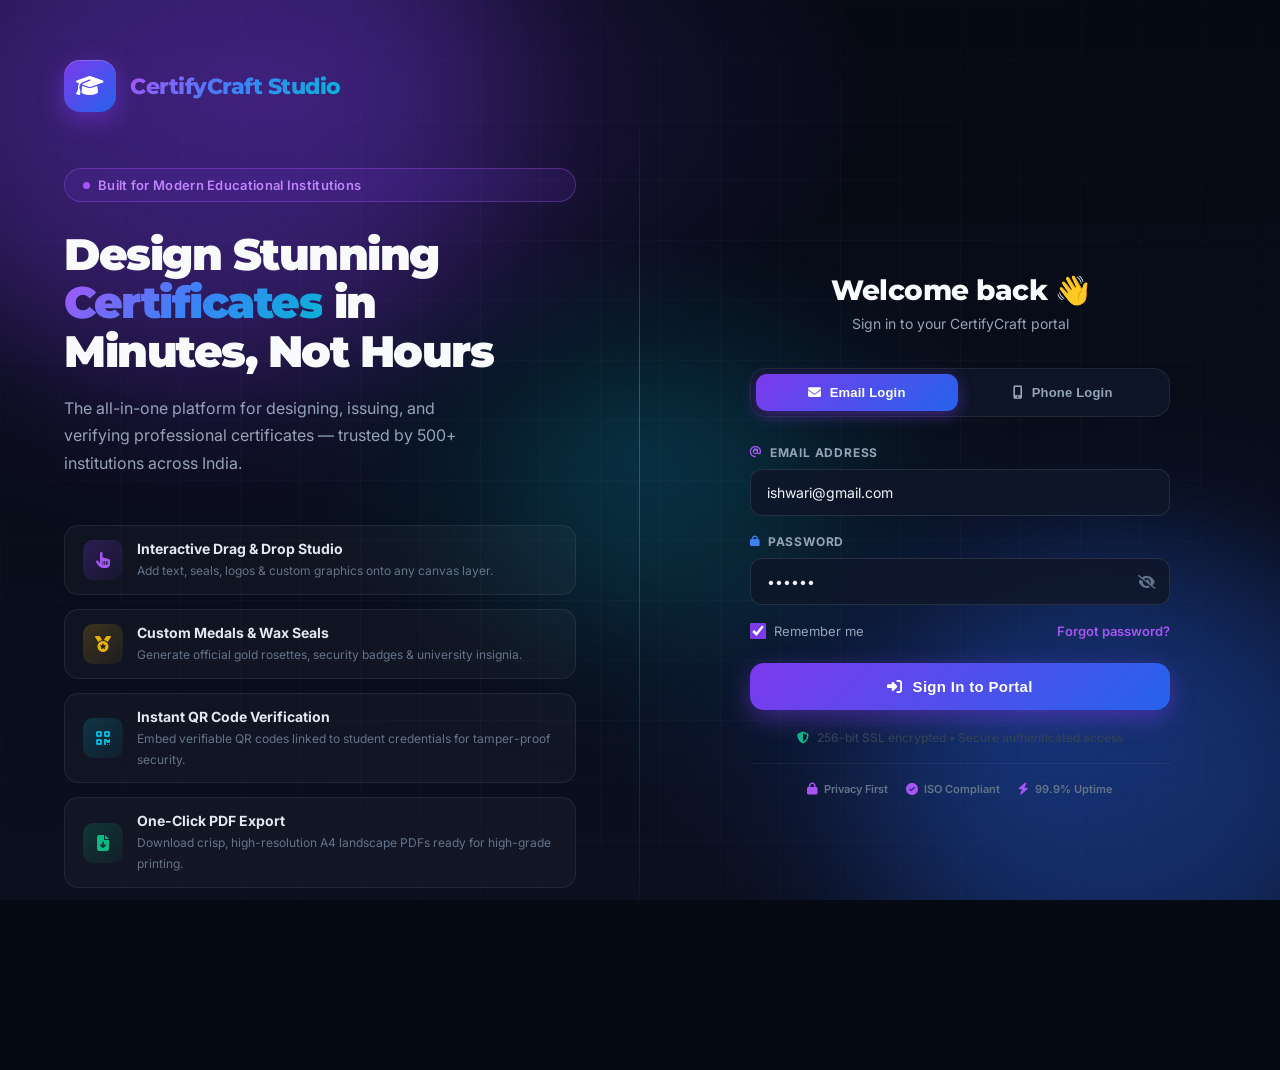
<file: login.html>
<!DOCTYPE html>
<html lang="en">
<head>
    <meta charset="UTF-8">
    <meta name="viewport" content="width=device-width, initial-scale=1.0">
    <title>CertifyCraft Studio — Sign In</title>
    <meta name="description" content="Sign in to CertifyCraft Studio — the premium certificate generation platform for modern educational institutions.">

    <!-- Google Fonts -->
    <link rel="preconnect" href="https://fonts.googleapis.com">
    <link rel="preconnect" href="https://fonts.gstatic.com" crossorigin>
    <link href="https://fonts.googleapis.com/css2?family=Inter:wght@300;400;500;600;700;800;900&family=Montserrat:wght@700;800;900&display=swap" rel="stylesheet">

    <!-- FontAwesome Icons -->
    <link rel="stylesheet" href="https://cdnjs.cloudflare.com/ajax/libs/font-awesome/6.4.0/css/all.min.css">

    <style>
        *, *::before, *::after { box-sizing: border-box; margin: 0; padding: 0; }

        :root {
            --primary: #7c3aed;
            --primary-light: #a855f7;
            --secondary: #2563eb;
            --cyan: #06b6d4;
            --gold: #eab308;
            --bg: #060a14;
            --surface: rgba(15, 23, 42, 0.8);
            --border: rgba(255, 255, 255, 0.1);
            --text: #f1f5f9;
            --muted: #64748b;
            --soft: #94a3b8;
        }

        html, body { height: 100%; font-family: 'Inter', -apple-system, sans-serif; background: var(--bg); color: var(--text); overflow-x: hidden; }

        /* ── BACKGROUND ── */
        .bg-scene { position: fixed; inset: 0; z-index: 0; overflow: hidden; }

        .bg-gradient {
            position: absolute; inset: 0;
            background:
                radial-gradient(ellipse 80% 60% at 20% 10%, rgba(124,58,237,0.25) 0%, transparent 60%),
                radial-gradient(ellipse 60% 50% at 80% 80%, rgba(37,99,235,0.2) 0%, transparent 55%),
                radial-gradient(ellipse 50% 40% at 50% 50%, rgba(6,182,212,0.1) 0%, transparent 60%),
                linear-gradient(180deg, #060a14 0%, #0b0f1e 100%);
        }

        .bg-grid {
            position: absolute; inset: 0;
            background-image: linear-gradient(rgba(255,255,255,0.025) 1px, transparent 1px), linear-gradient(90deg, rgba(255,255,255,0.025) 1px, transparent 1px);
            background-size: 60px 60px;
            mask-image: radial-gradient(ellipse 80% 80% at 50% 50%, black 40%, transparent 100%);
        }

        .orb { position: absolute; border-radius: 50%; filter: blur(80px); animation: orbFloat var(--dur,18s) var(--delay,0s) ease-in-out infinite alternate; opacity: 0.3; }
        .orb-1 { width: 600px; height: 600px; background: #7c3aed; top: -200px; left: -100px; --dur: 22s; }
        .orb-2 { width: 500px; height: 500px; background: #2563eb; bottom: -150px; right: -100px; --dur: 18s; --delay: -6s; }
        .orb-3 { width: 300px; height: 300px; background: #06b6d4; top: 40%; left: 40%; --dur: 14s; --delay: -4s; opacity: 0.15; }

        @keyframes orbFloat {
            0% { transform: translate(0,0) scale(1); }
            50% { transform: translate(40px,-60px) scale(1.1); }
            100% { transform: translate(-30px,30px) scale(0.92); }
        }

        .particles { position: absolute; inset: 0; pointer-events: none; }
        .particle {
            position: absolute;
            width: var(--size,3px); height: var(--size,3px);
            background: var(--col,#a855f7); border-radius: 50%; opacity: 0;
            animation: particleRise var(--d,8s) var(--dl,0s) ease-in-out infinite;
        }
        @keyframes particleRise {
            0% { opacity:0; transform: translateY(100px) scale(0); }
            20% { opacity:0.7; }
            80% { opacity:0.4; }
            100% { opacity:0; transform: translateY(-200px) translateX(var(--dx,20px)) scale(1.2); }
        }

        /* ── LAYOUT ── */
        .page-wrap { position: relative; z-index: 1; min-height: 100vh; display: grid; grid-template-columns: 1fr 1fr; }

        /* ── LEFT PANEL ── */
        .left-panel {
            display: flex; flex-direction: column; justify-content: center;
            padding: 60px 64px; position: relative;
        }
        .left-panel::after {
            content: ''; position: absolute; top: 10%; right: 0; width: 1px; height: 80%;
            background: linear-gradient(180deg, transparent, rgba(168,85,247,0.5), rgba(37,99,235,0.4), transparent);
        }

        .brand-logo { display: flex; align-items: center; gap: 14px; margin-bottom: 56px; }

        .brand-icon {
            width: 52px; height: 52px;
            background: linear-gradient(135deg, #7c3aed, #2563eb);
            border-radius: 16px; display: flex; align-items: center; justify-content: center;
            font-size: 22px; color: white;
            box-shadow: 0 8px 24px rgba(124,58,237,0.5), inset 0 1px 0 rgba(255,255,255,0.2);
        }

        .brand-name {
            font-family: 'Montserrat', sans-serif; font-size: 22px; font-weight: 800;
            background: linear-gradient(135deg, #a855f7, #3b82f6, #06b6d4);
            -webkit-background-clip: text; -webkit-text-fill-color: transparent; letter-spacing: -0.5px;
        }

        .hero-tagline {
            display: inline-flex; align-items: center; gap: 8px;
            background: rgba(124,58,237,0.12); border: 1px solid rgba(168,85,247,0.35);
            color: #c084fc; padding: 8px 18px; border-radius: 100px;
            font-size: 13px; font-weight: 600; margin-bottom: 28px; letter-spacing: 0.3px;
        }

        .hero-tagline-dot {
            width: 7px; height: 7px; background: #a855f7; border-radius: 50%;
            animation: livePulse 2s ease-in-out infinite;
        }
        @keyframes livePulse {
            0%,100% { opacity:1; transform:scale(1); box-shadow:0 0 0 0 rgba(168,85,247,0.6); }
            50% { opacity:0.7; transform:scale(0.9); box-shadow:0 0 0 6px rgba(168,85,247,0); }
        }

        .hero-heading {
            font-family: 'Montserrat', sans-serif; font-size: 44px; font-weight: 900;
            line-height: 1.1; letter-spacing: -1.5px; color: #f8fafc; margin-bottom: 20px;
        }
        .hero-heading .gradient-text {
            background: linear-gradient(135deg, #a855f7 0%, #3b82f6 50%, #06b6d4 100%);
            -webkit-background-clip: text; -webkit-text-fill-color: transparent;
        }

        .hero-desc { font-size: 16px; color: var(--soft); line-height: 1.7; max-width: 420px; margin-bottom: 48px; }

        .feature-list { display: flex; flex-direction: column; gap: 14px; }

        .feature-item {
            display: flex; align-items: center; gap: 14px;
            padding: 14px 18px;
            background: rgba(255,255,255,0.03); border: 1px solid rgba(255,255,255,0.07);
            border-radius: 14px; transition: all 0.3s ease; cursor: default;
        }
        .feature-item:hover { background: rgba(124,58,237,0.08); border-color: rgba(168,85,247,0.3); transform: translateX(6px); }

        .feature-icon { width: 40px; height: 40px; border-radius: 10px; display: flex; align-items: center; justify-content: center; font-size: 16px; flex-shrink: 0; }

        .feature-text strong { display: block; font-size: 14px; font-weight: 700; color: #e2e8f0; margin-bottom: 2px; }
        .feature-text span { font-size: 12px; color: var(--muted); line-height: 1.4; }

        .stats-row { display: flex; gap: 32px; margin-top: 36px; padding-top: 36px; border-top: 1px solid rgba(255,255,255,0.07); }
        .stat-item { display: flex; flex-direction: column; gap: 2px; }
        .stat-num { font-family: 'Montserrat',sans-serif; font-size: 26px; font-weight: 800; background: linear-gradient(135deg,#06b6d4,#3b82f6); -webkit-background-clip:text; -webkit-text-fill-color:transparent; }
        .stat-label { font-size: 12px; color: var(--muted); font-weight: 500; }

        /* ── RIGHT PANEL ── */
        .right-panel { display: flex; align-items: center; justify-content: center; padding: 40px 64px; }
        .login-card { width: 100%; max-width: 420px; }

        .card-header { text-align: center; margin-bottom: 36px; }
        .card-title { font-family: 'Montserrat',sans-serif; font-size: 28px; font-weight: 800; color: #f8fafc; letter-spacing: -0.5px; margin-bottom: 8px; }
        .card-subtitle { font-size: 14px; color: var(--soft); }

        .tab-switcher {
            display: flex; background: rgba(15,23,42,0.9); border: 1px solid rgba(255,255,255,0.08);
            border-radius: 16px; padding: 5px; margin-bottom: 28px; gap: 4px;
        }
        .tab-btn {
            flex: 1; padding: 11px; font-size: 13px; font-weight: 700; color: var(--soft);
            background: transparent; border: none; border-radius: 11px; cursor: pointer;
            display: flex; align-items: center; justify-content: center; gap: 8px;
            transition: all 0.3s cubic-bezier(0.4,0,0.2,1); letter-spacing: 0.2px;
        }
        .tab-btn.active { background: linear-gradient(135deg,#7c3aed,#2563eb); color: white; box-shadow: 0 4px 16px rgba(124,58,237,0.45); }
        .tab-btn:not(.active):hover { background: rgba(255,255,255,0.05); color: #e2e8f0; }

        .form-field { margin-bottom: 18px; }
        .field-label { display: flex; align-items: center; gap: 7px; font-size: 12px; font-weight: 700; color: #94a3b8; text-transform: uppercase; letter-spacing: 0.8px; margin-bottom: 9px; }
        .field-label i { font-size: 11px; }
        .field-wrap { position: relative; }
        .field-input {
            width: 100%; padding: 14px 16px;
            background: rgba(15,23,42,0.85); border: 1px solid rgba(255,255,255,0.1);
            border-radius: 12px; color: #f1f5f9; font-size: 14px; font-family: 'Inter',sans-serif;
            outline: none; transition: all 0.3s ease;
        }
        .field-input::placeholder { color: #334155; }
        .field-input:focus { border-color: rgba(168,85,247,0.6); background: rgba(15,23,42,0.95); box-shadow: 0 0 0 3px rgba(124,58,237,0.15), 0 4px 16px rgba(124,58,237,0.1); }
        .field-input:hover:not(:focus) { border-color: rgba(255,255,255,0.18); }

        .pwd-toggle { position: absolute; right: 14px; top: 50%; transform: translateY(-50%); background: none; border: none; color: var(--muted); cursor: pointer; font-size: 14px; transition: color 0.2s; }
        .pwd-toggle:hover { color: #a855f7; }

        .field-row { display: flex; align-items: center; justify-content: space-between; margin-bottom: 24px; font-size: 13px; }
        .remember-label { display: flex; align-items: center; gap: 8px; color: var(--soft); cursor: pointer; user-select: none; }
        .remember-label input[type="checkbox"] { width: 16px; height: 16px; accent-color: #7c3aed; cursor: pointer; }
        .forgot-link { color: #a855f7; text-decoration: none; font-weight: 600; transition: color 0.2s; }
        .forgot-link:hover { color: #c084fc; }

        .phone-row { display: flex; gap: 10px; }
        .country-badge { padding: 14px; background: rgba(15,23,42,0.85); border: 1px solid rgba(255,255,255,0.1); border-radius: 12px; color: #f1f5f9; font-size: 14px; font-weight: 700; white-space: nowrap; flex-shrink: 0; }

        .otp-row { display: flex; gap: 10px; align-items: flex-end; }
        .otp-row .field-wrap { flex: 1; }

        .btn-send-otp { padding: 14px 16px; background: rgba(124,58,237,0.15); border: 1px solid rgba(124,58,237,0.5); color: #c084fc; border-radius: 12px; font-size: 12px; font-weight: 700; cursor: pointer; white-space: nowrap; transition: all 0.25s ease; letter-spacing: 0.3px; }
        .btn-send-otp:hover { background: #7c3aed; color: white; border-color: #7c3aed; box-shadow: 0 4px 14px rgba(124,58,237,0.4); }

        .submit-btn {
            width: 100%; padding: 15px;
            background: linear-gradient(135deg, #7c3aed 0%, #2563eb 100%);
            color: white; border: none; border-radius: 14px;
            font-size: 15px; font-weight: 800; cursor: pointer;
            display: flex; align-items: center; justify-content: center; gap: 10px;
            transition: all 0.3s cubic-bezier(0.4,0,0.2,1);
            box-shadow: 0 8px 24px rgba(124,58,237,0.45);
            letter-spacing: 0.3px; position: relative; overflow: hidden;
        }
        .submit-btn::before { content:''; position:absolute; inset:0; background: linear-gradient(135deg,#a855f7 0%,#3b82f6 100%); opacity:0; transition:opacity 0.3s ease; }
        .submit-btn:hover::before { opacity:1; }
        .submit-btn:hover { transform:translateY(-2px); box-shadow:0 14px 36px rgba(124,58,237,0.6); }
        .submit-btn:active { transform:translateY(0); }
        .submit-btn > * { position:relative; z-index:1; }
        .submit-btn::after {
            content:''; position:absolute; top:-50%; left:-100%; width:80px; height:200%;
            background:linear-gradient(90deg,transparent,rgba(255,255,255,0.25),transparent);
            transform:skewX(-20deg);
            animation: btnShine 3s 1s ease-in-out infinite;
        }
        @keyframes btnShine { 0%,100%{left:-100%} 40%,60%{left:150%} }

        .security-note { display:flex; align-items:center; justify-content:center; gap:8px; margin-top:20px; font-size:12px; color:#334155; font-weight:500; }
        .security-note i { color:#10b981; }

        .trust-badges { display:flex; align-items:center; justify-content:center; gap:18px; margin-top:18px; padding-top:18px; border-top:1px solid rgba(255,255,255,0.05); }
        .trust-badge { display:flex; align-items:center; gap:6px; font-size:11px; color:var(--muted); font-weight:600; }
        .trust-badge i { font-size:12px; color:#a855f7; }

        @media (max-width: 900px) {
            .page-wrap { grid-template-columns: 1fr; }
            .left-panel { display: none; }
            .right-panel { padding: 40px 24px; }
        }

        input:-webkit-autofill, input:-webkit-autofill:focus {
            transition: background-color 600000s 0s, color 600000s 0s;
            -webkit-text-fill-color: #f1f5f9 !important;
        }
        ::-webkit-scrollbar { width: 6px; }
        ::-webkit-scrollbar-track { background: transparent; }
        ::-webkit-scrollbar-thumb { background: #334155; border-radius: 3px; }
    </style>
</head>
<body>

<!-- ANIMATED BACKGROUND -->
<div class="bg-scene">
    <div class="bg-gradient"></div>
    <div class="bg-grid"></div>
    <div class="orb orb-1"></div>
    <div class="orb orb-2"></div>
    <div class="orb orb-3"></div>
    <div class="particles" id="particles"></div>
</div>

<!-- PAGE WRAP -->
<div class="page-wrap">

    <!-- LEFT HERO PANEL -->
    <div class="left-panel">

        <div class="brand-logo">
            <div class="brand-icon"><i class="fa-solid fa-graduation-cap"></i></div>
            <span class="brand-name">CertifyCraft Studio</span>
        </div>

        <div class="hero-tagline">
            <div class="hero-tagline-dot"></div>
            Built for Modern Educational Institutions
        </div>

        <h1 class="hero-heading">
            Design Stunning<br>
            <span class="gradient-text">Certificates</span> in<br>
            Minutes, Not Hours
        </h1>

        <p class="hero-desc">
            The all-in-one platform for designing, issuing, and verifying professional certificates — trusted by 500+ institutions across India.
        </p>

        <div class="feature-list">
            <div class="feature-item">
                <div class="feature-icon" style="background:linear-gradient(135deg,rgba(124,58,237,0.25),rgba(124,58,237,0.05));color:#a855f7;">
                    <i class="fa-solid fa-hand-pointer"></i>
                </div>
                <div class="feature-text">
                    <strong>Interactive Drag &amp; Drop Studio</strong>
                    <span>Add text, seals, logos &amp; custom graphics onto any canvas layer.</span>
                </div>
            </div>
            <div class="feature-item">
                <div class="feature-icon" style="background:linear-gradient(135deg,rgba(234,179,8,0.2),rgba(234,179,8,0.05));color:#eab308;">
                    <i class="fa-solid fa-medal"></i>
                </div>
                <div class="feature-text">
                    <strong>Custom Medals &amp; Wax Seals</strong>
                    <span>Generate official gold rosettes, security badges &amp; university insignia.</span>
                </div>
            </div>
            <div class="feature-item">
                <div class="feature-icon" style="background:linear-gradient(135deg,rgba(6,182,212,0.2),rgba(6,182,212,0.05));color:#06b6d4;">
                    <i class="fa-solid fa-qrcode"></i>
                </div>
                <div class="feature-text">
                    <strong>Instant QR Code Verification</strong>
                    <span>Embed verifiable QR codes linked to student credentials for tamper-proof security.</span>
                </div>
            </div>
            <div class="feature-item">
                <div class="feature-icon" style="background:linear-gradient(135deg,rgba(16,185,129,0.2),rgba(16,185,129,0.05));color:#10b981;">
                    <i class="fa-solid fa-file-arrow-down"></i>
                </div>
                <div class="feature-text">
                    <strong>One-Click PDF Export</strong>
                    <span>Download crisp, high-resolution A4 landscape PDFs ready for high-grade printing.</span>
                </div>
            </div>
        </div>

        <div class="stats-row">
            <div class="stat-item">
                <span class="stat-num">500+</span>
                <span class="stat-label">Institutions</span>
            </div>
            <div class="stat-item">
                <span class="stat-num">2M+</span>
                <span class="stat-label">Certificates Issued</span>
            </div>
            <div class="stat-item">
                <span class="stat-num">50+</span>
                <span class="stat-label">Premium Templates</span>
            </div>
        </div>

    </div>

    <!-- RIGHT LOGIN PANEL -->
    <div class="right-panel">
        <div class="login-card">

            <div class="card-header">
                <h2 class="card-title">Welcome back 👋</h2>
                <p class="card-subtitle">Sign in to your CertifyCraft portal</p>
            </div>

            <!-- TAB SWITCHER -->
            <div class="tab-switcher">
                <button class="tab-btn active" id="tabEmailBtn" onclick="switchAuthTab('email')">
                    <i class="fa-solid fa-envelope"></i> Email Login
                </button>
                <button class="tab-btn" id="tabPhoneBtn" onclick="switchAuthTab('phone')">
                    <i class="fa-solid fa-mobile-screen-button"></i> Phone Login
                </button>
            </div>

            <!-- EMAIL FORM -->
            <form id="emailLoginForm" onsubmit="handleEmailLoginSubmit(event)">
                <div class="form-field">
                    <label class="field-label"><i class="fa-solid fa-at" style="color:#a855f7;"></i> Email Address</label>
                    <div class="field-wrap">
                        <input type="email" class="field-input" id="loginEmailInput" placeholder="name@institution.edu" required value="ishwari@gmail.com">
                    </div>
                </div>
                <div class="form-field">
                    <label class="field-label"><i class="fa-solid fa-lock" style="color:#3b82f6;"></i> Password</label>
                    <div class="field-wrap">
                        <input type="password" class="field-input" id="loginPasswordInput" placeholder="Enter your password" required value="123456" style="padding-right:46px;">
                        <button type="button" class="pwd-toggle" onclick="togglePassword()">
                            <i class="fa-solid fa-eye-slash" id="pwdIcon"></i>
                        </button>
                    </div>
                </div>
                <div class="field-row">
                    <label class="remember-label">
                        <input type="checkbox" checked> Remember me
                    </label>
                    <a href="#" class="forgot-link">Forgot password?</a>
                </div>
                <button type="submit" class="submit-btn" id="emailSubmitBtn">
                    <i class="fa-solid fa-right-to-bracket"></i>
                    <span>Sign In to Portal</span>
                </button>
            </form>

            <!-- PHONE FORM -->
            <form id="phoneLoginForm" style="display:none;" onsubmit="handlePhoneLoginSubmit(event)">
                <div class="form-field">
                    <label class="field-label"><i class="fa-solid fa-phone" style="color:#10b981;"></i> Mobile Number</label>
                    <div class="phone-row">
                        <div class="country-badge">🇮🇳 +91</div>
                        <input type="tel" class="field-input" id="loginPhoneInput" placeholder="9876543210" pattern="[0-9]{10}" required value="9876543210" style="flex:1;">
                    </div>
                </div>
                <div class="form-field">
                    <label class="field-label"><i class="fa-solid fa-key" style="color:#eab308;"></i> Verification OTP</label>
                    <div class="otp-row">
                        <div class="field-wrap">
                            <input type="text" class="field-input" id="loginOtpInput" placeholder="6-digit OTP" required value="123456" maxlength="6">
                        </div>
                        <button type="button" class="btn-send-otp" onclick="sendOTPCode()">
                            <i class="fa-solid fa-paper-plane"></i> Send OTP
                        </button>
                    </div>
                </div>
                <div style="margin-bottom:24px;"></div>
                <button type="submit" class="submit-btn" style="background:linear-gradient(135deg,#059669 0%,#10b981 100%);box-shadow:0 8px 24px rgba(16,185,129,0.4);">
                    <i class="fa-solid fa-mobile-screen"></i>
                    <span>Verify &amp; Sign In</span>
                </button>
            </form>

            <div class="security-note">
                <i class="fa-solid fa-shield-halved"></i>
                256-bit SSL encrypted &bull; Secure authenticated access
            </div>

            <div class="trust-badges">
                <div class="trust-badge"><i class="fa-solid fa-lock"></i> Privacy First</div>
                <div class="trust-badge"><i class="fa-solid fa-circle-check"></i> ISO Compliant</div>
                <div class="trust-badge"><i class="fa-solid fa-bolt"></i> 99.9% Uptime</div>
            </div>

        </div>
    </div>

</div>

<script>
    /* ── PARTICLES ── */
    (function () {
        const container = document.getElementById('particles');
        const colors = ['#a855f7','#3b82f6','#06b6d4','#7c3aed','#8b5cf6'];
        for (let i = 0; i < 40; i++) {
            const p = document.createElement('div');
            p.className = 'particle';
            const size = Math.random() * 3 + 1.5;
            p.style.cssText = `--size:${size}px;--col:${colors[Math.floor(Math.random()*colors.length)]};--d:${Math.random()*10+6}s;--dl:${Math.random()*10}s;--dx:${(Math.random()-0.5)*120}px;left:${Math.random()*100}%;bottom:0;`;
            container.appendChild(p);
        }
    })();

    /* ── REDIRECT IF LOGGED IN ── */
    window.addEventListener('DOMContentLoaded', () => {
        const existingUser = localStorage.getItem('cert_user');
        if (existingUser) window.location.href = 'home.html';
    });

    /* ── TAB SWITCH ── */
    function switchAuthTab(method) {
        const emailForm = document.getElementById('emailLoginForm');
        const phoneForm = document.getElementById('phoneLoginForm');
        const emailBtn  = document.getElementById('tabEmailBtn');
        const phoneBtn  = document.getElementById('tabPhoneBtn');
        if (method === 'email') {
            emailForm.style.display = 'block'; phoneForm.style.display = 'none';
            emailBtn.classList.add('active'); phoneBtn.classList.remove('active');
        } else {
            emailForm.style.display = 'none'; phoneForm.style.display = 'block';
            emailBtn.classList.remove('active'); phoneBtn.classList.add('active');
        }
    }

    /* ── PASSWORD TOGGLE ── */
    function togglePassword() {
        const input = document.getElementById('loginPasswordInput');
        const icon  = document.getElementById('pwdIcon');
        if (input.type === 'password') { input.type = 'text'; icon.className = 'fa-solid fa-eye'; }
        else { input.type = 'password'; icon.className = 'fa-solid fa-eye-slash'; }
    }

    /* ── EMAIL LOGIN ── */
    function handleEmailLoginSubmit(event) {
        event.preventDefault();
        const email = document.getElementById('loginEmailInput').value.trim();
        const btn   = document.getElementById('emailSubmitBtn');
        if (email) {
            btn.disabled = true;
            btn.innerHTML = '<i class="fa-solid fa-circle-notch fa-spin"></i><span>Signing in\u2026</span>';
            localStorage.setItem('cert_user', email);
            localStorage.setItem('cert_login_type', 'email');
            setTimeout(() => { window.location.href = 'home.html'; }, 800);
        }
    }

    /* ── PHONE LOGIN ── */
    function handlePhoneLoginSubmit(event) {
        event.preventDefault();
        const phone = document.getElementById('loginPhoneInput').value.trim();
        if (phone) {
            localStorage.setItem('cert_user', '+91 ' + phone);
            localStorage.setItem('cert_login_type', 'phone');
            window.location.href = 'home.html';
        }
    }

    /* ── SEND OTP ── */
    function sendOTPCode() {
        const phone = document.getElementById('loginPhoneInput').value.trim();
        if (!phone || phone.length < 10) { alert('Please enter a valid 10-digit mobile number first.'); return; }
        alert('\u2705 OTP sent to +91 ' + phone + '\n\nDemo OTP: 123456');
    }
</script>
</body>
</html>
</file>
<file: style.css>
/* ==========================================================================
   CertifyCraft Studio - Design System & 50+ Canva Template Stylesheet
   ========================================================================== */

/* --- ROOT VARIABLES & DESIGN SYSTEM --- */
:root {
    --bg-main: #090d16;
    --bg-surface: #111827;
    --bg-surface-elevated: #1e293b;
    --bg-glass: rgba(17, 24, 39, 0.75);
    --border-glass: rgba(255, 255, 255, 0.08);
    --border-accent: rgba(168, 85, 247, 0.3);
    
    --primary: #7c3aed;
    --primary-glow: #a855f7;
    --secondary: #2563eb;
    --accent-cyan: #06b6d4;
    --accent-gold: #eab308;
    --accent-emerald: #10b981;
    
    --gradient-primary: linear-gradient(135deg, #7c3aed 0%, #2563eb 100%);
    --gradient-glow: linear-gradient(135deg, #a855f7 0%, #3b82f6 50%, #06b6d4 100%);
    --gradient-gold: linear-gradient(135deg, #fef08a 0%, #eab308 50%, #ca8a04 100%);
    
    --text-main: #f8fafc;
    --text-muted: #94a3b8;
    --text-dark: #0f172a;
    
    --shadow-canvas: 0 25px 60px -15px rgba(0, 0, 0, 0.75);
    --radius-md: 12px;
    --radius-full: 9999px;
}

/* Global Reset */
* {
    box-sizing: border-box;
    margin: 0;
    padding: 0;
}

body {
    font-family: 'Inter', -apple-system, sans-serif;
    background-color: var(--bg-main);
    color: var(--text-main);
    height: 100vh;
    overflow-x: hidden;
    display: flex;
    flex-direction: column;
}

/* Custom Sleek Scrollbar */
::-webkit-scrollbar {
    width: 8px;
    height: 8px;
}
::-webkit-scrollbar-track {
    background: #0b0f19;
}
::-webkit-scrollbar-thumb {
    background: #334155;
    border-radius: 4px;
}
::-webkit-scrollbar-thumb:hover {
    background: #7c3aed;
}

/* --- AMBIENT GLOW LIGHTING EFFECTS --- */
.ambient-glow-container {
    position: absolute;
    inset: 0;
    overflow: hidden;
    pointer-events: none;
    z-index: 0;
}

.ambient-blob {
    position: absolute;
    border-radius: 50%;
    filter: blur(100px);
    opacity: 0.22;
    animation: floatAnimation 12s infinite alternate ease-in-out;
}

.ambient-blob-1 { top: -10%; left: 20%; width: 500px; height: 500px; background: #7c3aed; }
.ambient-blob-2 { top: 40%; right: -10%; width: 600px; height: 600px; background: #2563eb; }
.ambient-blob-3 { bottom: -10%; left: 10%; width: 450px; height: 450px; background: #06b6d4; }

@keyframes floatAnimation {
    0% { transform: translate(0, 0) scale(1); }
    50% { transform: translate(30px, -40px) scale(1.08); }
    100% { transform: translate(-20px, 20px) scale(0.95); }
}

/* --- APP HEADER --- */
.app-header {
    height: 60px;
    background: var(--bg-glass);
    backdrop-filter: blur(16px);
    border-bottom: 1px solid var(--border-glass);
    display: flex;
    align-items: center;
    justify-content: space-between;
    padding: 0 24px;
    color: white;
    z-index: 50;
    flex-shrink: 0;
    box-shadow: 0 4px 20px rgba(0,0,0,0.3);
}

.brand-section { display: flex; align-items: center; gap: 16px; z-index: 10; }

.brand-logo {
    display: flex;
    align-items: center;
    gap: 10px;
    font-weight: 800;
    font-size: 21px;
    background: var(--gradient-glow);
    -webkit-background-clip: text;
    -webkit-text-fill-color: transparent;
    cursor: pointer;
    letter-spacing: -0.5px;
}

.doc-title-input {
    background: rgba(30, 41, 59, 0.7);
    border: 1px solid var(--border-glass);
    color: var(--text-main);
    font-size: 14px;
    font-weight: 500;
    padding: 6px 14px;
    border-radius: 6px;
    outline: none;
    width: 280px;
}

.user-badge {
    display: flex;
    align-items: center;
    gap: 10px;
    background: rgba(30, 41, 59, 0.8);
    padding: 5px 14px 5px 6px;
    border-radius: var(--radius-full);
    font-size: 13px;
    color: var(--text-main);
    border: 1px solid var(--border-glass);
}

.user-avatar {
    width: 28px;
    height: 28px;
    border-radius: 50%;
    background: var(--gradient-primary);
    color: white;
    display: flex;
    align-items: center;
    justify-content: center;
    font-weight: 700;
    font-size: 13px;
}

.header-actions { display: flex; align-items: center; gap: 12px; }

.btn-header {
    padding: 9px 18px;
    font-size: 13px;
    font-weight: 600;
    border-radius: 8px;
    border: 1px solid transparent;
    cursor: pointer;
    display: inline-flex;
    align-items: center;
    gap: 8px;
    transition: all 0.25s ease;
    text-decoration: none;
}

.btn-change-tpl { background: rgba(51, 65, 85, 0.8); color: var(--text-main); border-color: rgba(255, 255, 255, 0.1); }
.btn-create-blank { background: linear-gradient(135deg, #a855f7 0%, #06b6d4 100%); color: white; box-shadow: 0 4px 14px rgba(168, 85, 247, 0.4); font-weight: 700; }
.btn-create-blank:hover { transform: translateY(-2px); box-shadow: 0 6px 20px rgba(168, 85, 247, 0.6); }
.btn-save-db { background: linear-gradient(135deg, #059669, #10b981); color: white; box-shadow: 0 4px 12px rgba(16, 185, 129, 0.3); }
.btn-download { background: var(--gradient-primary); color: white; box-shadow: 0 4px 16px rgba(124, 58, 237, 0.4); }

.color-thumb {
    width: 100%;
    height: 32px;
    border-radius: 8px;
    cursor: pointer;
    transition: transform 0.2s ease, box-shadow 0.2s ease;
}
.color-thumb:hover {
    transform: scale(1.1);
    box-shadow: 0 4px 12px rgba(0, 0, 0, 0.4);
}

/* --- FORMATTING TOOLBAR --- */
.format-toolbar {
    height: 52px;
    background: #ffffff;
    border-bottom: 1px solid #e2e8f0;
    display: flex;
    align-items: center;
    padding: 0 20px;
    gap: 12px;
    box-shadow: 0 4px 12px rgba(0,0,0,0.05);
    z-index: 40;
    overflow-x: auto;
    color: #1e293b;
    flex-shrink: 0;
}

.tb-group { display: flex; align-items: center; gap: 6px; padding: 0 10px; border-right: 1px solid #e2e8f0; }

.tb-select {
    padding: 6px 12px;
    border: 1px solid #cbd5e1;
    border-radius: 6px;
    font-size: 13px;
    outline: none;
    background: white;
    color: #1e293b;
    font-weight: 500;
    cursor: pointer;
}

.tb-btn {
    width: 34px;
    height: 34px;
    border-radius: 6px;
    border: 1px solid transparent;
    background: transparent;
    color: #475569;
    font-size: 14px;
    font-weight: 600;
    display: flex;
    align-items: center;
    justify-content: center;
    cursor: pointer;
}

.tb-btn.active { background: #f3e8ff; color: #7c3aed; border-color: #c084fc; }

.tb-color-picker {
    width: 30px;
    height: 30px;
    padding: 0;
    border: 2px solid #e2e8f0;
    border-radius: 50%;
    cursor: pointer;
}

.size-input {
    width: 48px;
    text-align: center;
    padding: 6px;
    border: 1px solid #cbd5e1;
    border-radius: 6px;
    font-size: 13px;
    color: #1e293b;
    font-weight: 600;
}

/* --- MAIN WORKSPACE --- */
.main-app-container { flex: 1; display: flex; overflow: hidden; position: relative; }

.sidebar-tabs {
    width: 76px;
    background: var(--bg-surface);
    border-right: 1px solid var(--border-glass);
    display: flex;
    flex-direction: column;
    align-items: center;
    padding-top: 20px;
    gap: 18px;
    z-index: 30;
    flex-shrink: 0;
}

.tab-item {
    display: flex;
    flex-direction: column;
    align-items: center;
    justify-content: center;
    gap: 6px;
    color: var(--text-muted);
    font-size: 11px;
    font-weight: 600;
    cursor: pointer;
    width: 64px;
    height: 60px;
    border-radius: var(--radius-md);
}

.tab-item.active { color: white; background: var(--gradient-primary); box-shadow: 0 4px 15px rgba(124, 58, 237, 0.4); }

.sidebar-drawer {
    width: 330px;
    background: var(--bg-surface-elevated);
    color: white;
    display: flex;
    flex-direction: column;
    padding: 24px 18px;
    gap: 18px;
    overflow-y: auto;
    border-right: 1px solid var(--border-glass);
    flex-shrink: 0;
}

.drawer-title { font-size: 17px; font-weight: 700; color: var(--text-main); margin-bottom: 4px; }

.template-grid {
    display: grid;
    grid-template-columns: repeat(2, 1fr);
    gap: 12px;
}

.template-card {
    background: var(--bg-surface);
    border: 1px solid var(--border-glass);
    border-radius: var(--radius-md);
    padding: 10px;
    cursor: pointer;
    transition: all 0.25s cubic-bezier(0.4, 0, 0.2, 1);
    display: flex;
    flex-direction: column;
}

.template-card:hover, .template-card.active {
    border-color: var(--primary-glow);
    box-shadow: 0 8px 24px rgba(168, 85, 247, 0.35);
    transform: translateY(-3px);
}

.template-card-preview {
    height: 90px;
    border-radius: 8px;
    display: flex;
    align-items: center;
    justify-content: center;
    font-weight: 700;
    font-size: 11px;
    text-align: center;
    padding: 8px;
    box-shadow: inset 0 0 10px rgba(0,0,0,0.15);
}

.template-card-name {
    font-size: 12px;
    font-weight: 600;
    margin-top: 8px;
    color: var(--text-main);
    line-height: 1.3;
}

/* WORKSPACE CANVAS VIEWPORT & CANVA TOOLBARS */
.canvas-viewport {
    flex: 1;
    background-color: #0b0f19;
    background-image: radial-gradient(rgba(255, 255, 255, 0.08) 1px, transparent 1px);
    background-size: 24px 24px;
    display: flex;
    flex-direction: column;
    align-items: center;
    justify-content: flex-start;
    position: relative;
    overflow: auto;
    padding: 30px;
}

/* Canva Page Title Bar Above Canvas */
.canva-page-header-bar {
    width: 842px;
    display: flex;
    justify-content: space-between;
    align-items: center;
    margin-bottom: 12px;
    color: #94a3b8;
    font-size: 13px;
    font-weight: 600;
}

.canva-page-header-title {
    display: flex;
    align-items: center;
    gap: 8px;
    color: #cbd5e1;
    font-weight: 700;
}

.canva-page-actions {
    display: flex;
    align-items: center;
    gap: 12px;
    color: #94a3b8;
}

.canva-page-actions i {
    cursor: pointer;
    padding: 4px;
    transition: color 0.2s ease;
}

.canva-page-actions i:hover { color: white; }

.canvas-wrapper {
    position: relative;
    box-shadow: var(--shadow-canvas);
    border-radius: 4px;
    transition: transform 0.2s ease;
}

/* Standard A4 Landscape Dimensions */
.certificate-canvas {
    width: 842px;
    height: 595px;
    position: relative;
    overflow: hidden;
    box-sizing: border-box;
}

/* DRAGGABLE & EDITABLE CANVAS ELEMENTS */
.canvas-element {
    position: absolute;
    cursor: move;
    user-select: none;
    padding: 4px 8px;
    border: 2px solid transparent;
    border-radius: 4px;
    outline: none;
    line-height: 1.2;
    box-sizing: border-box;
    min-width: 20px;
    min-height: 20px;
}

.canvas-element:hover { border-color: #3b82f6; background: rgba(59, 130, 246, 0.05); }

.canvas-element.selected {
    border: 2px solid #a855f7 !important;
    background: rgba(168, 85, 247, 0.06);
    box-shadow: 0 0 0 1px rgba(168, 85, 247, 0.4);
}

.canvas-element.graphic-element {
    display: flex;
    align-items: center;
    justify-content: center;
    padding: 0;
    overflow: hidden;
}

.canvas-element.graphic-element .graphic-inner {
    width: 100%;
    height: 100%;
    display: flex;
    align-items: center;
    justify-content: center;
    pointer-events: none;
    box-sizing: border-box;
}

.canvas-element.graphic-element .graphic-inner > * {
    flex-shrink: 0;
}

/* Resize Handles */
.resize-handle {
    position: absolute;
    width: 10px;
    height: 10px;
    background: #ffffff;
    border: 2px solid #a855f7;
    border-radius: 2px;
    z-index: 1000;
    box-shadow: 0 1px 4px rgba(0,0,0,0.4);
}
.resize-handle.nw { top: -6px; left: -6px; cursor: nw-resize; }
.resize-handle.n  { top: -6px; left: calc(50% - 5px); cursor: n-resize; }
.resize-handle.ne { top: -6px; right: -6px; cursor: ne-resize; }
.resize-handle.w  { top: calc(50% - 5px); left: -6px; cursor: w-resize; }
.resize-handle.e  { top: calc(50% - 5px); right: -6px; cursor: e-resize; }
.resize-handle.sw { bottom: -6px; left: -6px; cursor: sw-resize; }
.resize-handle.s  { bottom: -6px; left: calc(50% - 5px); cursor: s-resize; }
.resize-handle.se { bottom: -6px; right: -6px; cursor: se-resize; }

/* Rotate Handle */
.rotate-handle {
    position: absolute;
    top: -28px;
    left: calc(50% - 8px);
    width: 16px;
    height: 16px;
    background: #a855f7;
    border: 2px solid white;
    border-radius: 50%;
    cursor: grab;
    z-index: 1000;
    display: flex;
    align-items: center;
    justify-content: center;
    font-size: 9px;
    color: white;
    box-shadow: 0 2px 6px rgba(168,85,247,0.6);
}
.rotate-handle:active { cursor: grabbing; }

/* Rotate handle connector line */
.rotate-handle::before {
    content: '';
    position: absolute;
    bottom: -12px;
    left: 50%;
    transform: translateX(-50%);
    width: 1px;
    height: 12px;
    background: #a855f7;
}

/* BOTTOM TOOLBAR (HIDDEN) */
.canva-bottom-bar {
    display: none !important;
}

/* ==========================================================================
   CANVA SPECIAL ELEMENTS (CURVES & 3D ROSETTE RIBBON)
   ========================================================================== */

/* Canva Black & Gold Curved Side Accent (Exact Match to Screenshot) */
.canva-black-gold-wave {
    position: absolute;
    top: 0;
    left: 0;
    width: 320px;
    height: 100%;
    pointer-events: none;
    z-index: 1;
}

.canva-black-gold-wave svg {
    width: 100%;
    height: 100%;
}

/* 3D Metallic Gold Ribbon Rosette Badge */
.canva-3d-gold-rosette {
    width: 90px;
    height: 90px;
    background: radial-gradient(circle, #fef08a 0%, #eab308 40%, #ca8a04 75%, #854d0e 100%);
    border-radius: 50%;
    box-shadow: 0 8px 25px rgba(0, 0, 0, 0.4), inset 0 0 12px rgba(255, 255, 255, 0.9);
    border: 3px solid #fffbeb;
    position: relative;
    display: flex;
    align-items: center;
    justify-content: center;
}

.canva-3d-gold-rosette::before, .canva-3d-gold-rosette::after {
    content: '';
    position: absolute;
    bottom: -24px;
    width: 20px;
    height: 36px;
    background: linear-gradient(135deg, #eab308, #ca8a04);
    clip-path: polygon(0 0, 100% 0, 100% 100%, 50% 80%, 0 100%);
    box-shadow: 0 4px 8px rgba(0,0,0,0.3);
}

.canva-3d-gold-rosette::before { left: 18px; transform: rotate(18deg); }
.canva-3d-gold-rosette::after { right: 18px; transform: rotate(-18deg); }

.rosette-inner-star {
    width: 70px;
    height: 70px;
    border-radius: 50%;
    border: 2px dashed #78350f;
    display: flex;
    align-items: center;
    justify-content: center;
    color: #78350f;
    font-size: 22px;
}

/* ==========================================================================
   50 CANVA CERTIFICATE TEMPLATE DESIGN STYLES
   ========================================================================== */

/* 10. EXACT CANVA SCREENSHOT: Black, White & Gold Curved Wave Appreciation */
.tpl-10-design {
    background: #ffffff;
    color: #0f172a;
    border: 14px solid #ca8a04;
    position: relative;
}
.tpl-10-design .inner-gold-frame {
    position: absolute;
    inset: 6px;
    border: 2px solid #ca8a04;
    pointer-events: none;
}

/* 1 to 50 Template Styling Rules */
.tpl-1-design { background: #ffffff; color: #064e3b; border: 20px solid #065f46; position: relative; }
.tpl-2-design { background: #fdfbf7; color: #292524; border: 14px double #ca8a04; position: relative; }
.tpl-3-design { background: #ffffff; color: #0f172a; border-left: 30px solid #0284c7; border-right: 10px solid #0284c7; position: relative; }
.tpl-4-design { background: #090d16; color: #38bdf8; border: 12px solid #1e293b; position: relative; }
.tpl-5-design { background: #fffcf7; color: #1e1b4b; border: 16px solid #4338ca; position: relative; }
.tpl-6-design { background: #ffffff; color: #1e293b; border-top: 16px solid #7c3aed; border-bottom: 16px solid #c026d3; position: relative; }
.tpl-7-design { background: #0f172a; color: #e2e8f0; border: 16px solid #334155; position: relative; }
.tpl-8-design { background: #0b0f19; color: #8b5cf6; border: 16px solid #1e1b4b; position: relative; }
.tpl-9-design { background: #0d1117; color: #f3f4f6; border: 20px solid #161b22; position: relative; }

/* 11 to 20: Business & Tech Designs */
.tpl-11-design { background: linear-gradient(135deg, #fff5ee, #ffebd9); color: #881337; border: 16px solid #fecdd3; position: relative; }
.tpl-12-design { background: #f8fafc; color: #0f172a; border: 18px solid #334155; position: relative; }
.tpl-13-design { background: #2e1065; color: #fef08a; border: 18px solid #581c87; position: relative; }
.tpl-14-design { background: #0b0c10; color: #d4af37; border: 20px solid #1f2833; position: relative; }
.tpl-15-design { background: linear-gradient(135deg, #022c22, #064e3b); color: #ecfdf5; border: 18px solid #059669; position: relative; }
.tpl-16-design { background: #0a192f; color: #e6f1ff; border: 18px double #64ffda; position: relative; }
.tpl-17-design { background: linear-gradient(135deg, #fff1f2, #ffe4e6); color: #881337; border: 16px solid #f43f5e; position: relative; }
.tpl-18-design { background: #030712; color: #22d3ee; border: 14px solid #1e1b4b; position: relative; }
.tpl-19-design { background: #fcfbf7; color: #064e3b; border: 20px solid #047857; position: relative; }
.tpl-20-design { background: #0f172a; color: #38bdf8; border: 18px solid #1e293b; position: relative; }

/* 21 to 30: Academic & Degrees */
.tpl-21-design { background: #18181b; color: #fef08a; border: 20px solid #27272a; position: relative; }
.tpl-22-design { background: #fef3c7; color: #881337; border: 16px double #b45309; position: relative; }
.tpl-23-design { background: #3b0764; color: #fef08a; border: 22px solid #581c87; position: relative; }
.tpl-24-design { background: #f0fdfa; color: #0f766e; border: 18px solid #0d9488; position: relative; }
.tpl-25-design { background: #1e3a8a; color: #fbbf24; border: 20px solid #1e40af; position: relative; }
.tpl-26-design { background: #022c22; color: #34d399; border: 18px solid #059669; position: relative; }
.tpl-27-design { background: #7f1d1d; color: #fef08a; border: 20px solid #991b1b; position: relative; }
.tpl-28-design { background: #fff8f0; color: #1e3a8a; border: 18px solid #ea580c; position: relative; }
.tpl-29-design { background: linear-gradient(135deg, #4c1d95, #831843); color: #f472b6; border: 18px solid #831843; position: relative; }
.tpl-30-design { background: #020617; color: #22d3ee; border: 16px solid #0f172a; position: relative; }

/* 31 to 40: Creative, Fine Arts & AI */
.tpl-31-design { background: #0f172a; color: #94a3b8; border: 18px solid #334155; position: relative; }
.tpl-32-design { background: #450a0a; color: #fef08a; border: 20px solid #7f1d1d; position: relative; }
.tpl-33-design { background: #172554; color: #f8fafc; border: 20px solid #1e3a8a; position: relative; }
.tpl-34-design { background: #090d16; color: #4ade80; border: 18px solid #1e293b; position: relative; }
.tpl-35-design { background: #fffbe6; color: #92400e; border: 18px solid #d97706; position: relative; }
.tpl-36-design { background: #fafaf9; color: #78350f; border: 16px double #a16207; position: relative; }
.tpl-37-design { background: #052e16; color: #86efac; border: 18px solid #14532d; position: relative; }
.tpl-38-design { background: #ffffff; color: #1e3a8a; border: 24px double #ca8a04; position: relative; }
.tpl-39-design { background: linear-gradient(135deg, #09090b, #18181b); color: #38bdf8; border: 16px solid #27272a; position: relative; }
.tpl-40-design { background: #faf5ff; color: #6b21a8; border: 18px solid #9333ea; position: relative; }

/* 41 to 50: Specialized Courses & Corporate Awards */
.tpl-41-design { background: #0c4a6e; color: #7dd3fc; border: 18px solid #0369a1; position: relative; }
.tpl-42-design { background: #fdf2f8; color: #9d174d; border: 16px solid #db2777; position: relative; }
.tpl-43-design { background: #14532d; color: #fef08a; border: 20px solid #15803d; position: relative; }
.tpl-44-design { background: #030712; color: #f43f5e; border: 16px solid #be123c; position: relative; }
.tpl-45-design { background: #fefce8; color: #854d0e; border: 18px double #ca8a04; position: relative; }
.tpl-46-design { background: #1e1b4b; color: #a78bfa; border: 18px solid #4338ca; position: relative; }
.tpl-47-design { background: #ecfdf5; color: #047857; border: 16px solid #10b981; position: relative; }
.tpl-48-design { background: #111827; color: #fbbf24; border: 20px solid #f59e0b; position: relative; }
.tpl-49-design { background: #f0f9ff; color: #0284c7; border: 16px solid #0369a1; position: relative; }
.tpl-50-design { background: #020617; color: #e0e7ff; border: 22px double #6366f1; position: relative; }

/* ==========================================================================
   HOMEPAGE & GALLERY DESIGN SYSTEM STYLES
   ========================================================================== */

/* Hero Section */
.hero-section {
    position: relative;
    display: flex;
    flex-direction: column;
    align-items: center;
    justify-content: center;
    text-align: center;
    padding: 60px 20px 40px 20px;
    max-width: 960px;
    margin: 0 auto;
    z-index: 10;
}

.hero-badge {
    background: rgba(124, 58, 237, 0.15);
    border: 1px solid rgba(168, 85, 247, 0.4);
    color: #c084fc;
    padding: 8px 20px;
    border-radius: var(--radius-full);
    font-size: 14px;
    font-weight: 700;
    display: inline-flex;
    align-items: center;
    gap: 8px;
    margin-bottom: 24px;
    box-shadow: 0 0 20px rgba(168, 85, 247, 0.2);
    backdrop-filter: blur(8px);
}

.hero-title {
    font-size: 46px;
    font-weight: 800;
    line-height: 1.2;
    color: var(--text-main);
    margin-bottom: 18px;
    letter-spacing: -1px;
}

.hero-subtitle {
    font-size: 17px;
    color: var(--text-muted);
    max-width: 720px;
    line-height: 1.6;
    margin-bottom: 32px;
}

.btn-launch {
    background: var(--gradient-glow);
    color: #ffffff;
    border: none;
    padding: 14px 30px;
    border-radius: 12px;
    font-size: 15px;
    font-weight: 700;
    cursor: pointer;
    display: inline-flex;
    align-items: center;
    gap: 10px;
    transition: all 0.3s cubic-bezier(0.4, 0, 0.2, 1);
    box-shadow: 0 8px 25px rgba(168, 85, 247, 0.4);
}

.btn-launch:hover {
    transform: translateY(-3px);
    box-shadow: 0 14px 35px rgba(168, 85, 247, 0.6);
}

/* Stats Counter Bar */
.stats-bar {
    display: flex;
    align-items: center;
    justify-content: space-around;
    gap: 24px;
    flex-wrap: wrap;
    margin-top: 40px;
    background: rgba(15, 23, 42, 0.65);
    backdrop-filter: blur(16px);
    border: 1px solid var(--border-glass);
    padding: 22px 36px;
    border-radius: 20px;
    box-shadow: 0 10px 30px rgba(0, 0, 0, 0.4);
    width: 100%;
    max-width: 860px;
}

.stat-item {
    display: flex;
    flex-direction: column;
    align-items: center;
    gap: 4px;
}

.stat-num {
    font-size: 24px;
    font-weight: 800;
    color: var(--accent-cyan);
    text-shadow: 0 0 12px rgba(6, 182, 212, 0.35);
}

.stat-label {
    font-size: 13px;
    font-weight: 600;
    color: var(--text-muted);
}

/* Filter & Search Bar Section */
.home-filter-section {
    display: flex;
    flex-direction: column;
    align-items: center;
    gap: 20px;
    padding: 20px 20px 36px 20px;
    max-width: 1100px;
    margin: 0 auto;
    position: relative;
    z-index: 10;
}

.home-search-wrapper {
    position: relative;
    width: 100%;
    max-width: 600px;
}

.home-search-icon {
    position: absolute;
    left: 18px;
    top: 50%;
    transform: translateY(-50%);
    color: var(--text-muted);
    font-size: 16px;
    pointer-events: none;
}

.home-search-input {
    width: 100%;
    padding: 14px 20px 14px 48px;
    background: rgba(15, 23, 42, 0.7);
    backdrop-filter: blur(12px);
    border: 1px solid var(--border-glass);
    border-radius: 14px;
    color: white;
    font-size: 15px;
    font-weight: 500;
    outline: none;
    transition: all 0.25s ease;
    box-shadow: 0 4px 20px rgba(0,0,0,0.25);
}

.home-search-input:focus {
    border-color: var(--primary-glow);
    box-shadow: 0 0 24px rgba(168, 85, 247, 0.35);
    background: rgba(15, 23, 42, 0.85);
}

.category-filter-bar {
    display: flex;
    gap: 12px;
    flex-wrap: wrap;
    justify-content: center;
}

.category-btn {
    background: rgba(30, 41, 59, 0.6);
    border: 1px solid var(--border-glass);
    color: #cbd5e1;
    padding: 10px 20px;
    border-radius: var(--radius-full);
    font-size: 13px;
    font-weight: 600;
    cursor: pointer;
    transition: all 0.25s ease;
    backdrop-filter: blur(8px);
}

.category-btn:hover {
    background: rgba(51, 65, 85, 0.8);
    color: white;
    border-color: rgba(255, 255, 255, 0.2);
}

.category-btn.active {
    background: var(--gradient-primary);
    color: white;
    border-color: transparent;
    box-shadow: 0 4px 16px rgba(124, 58, 237, 0.45);
}

/* Home Templates Gallery Section */
.templates-gallery-section {
    padding: 0 30px 80px 30px;
    max-width: 1400px;
    width: 100%;
    margin: 0 auto;
    position: relative;
    z-index: 10;
}

.section-title {
    font-size: 28px;
    font-weight: 800;
    text-align: center;
    color: var(--text-main);
    margin-bottom: 36px;
    letter-spacing: -0.5px;
    width: 100%;
}

.home-template-grid {
    display: grid;
    grid-template-columns: repeat(4, 1fr);
    gap: 20px;
    width: 100%;
}

@media (max-width: 1200px) {
    .home-template-grid {
        grid-template-columns: repeat(3, 1fr);
    }
}

@media (max-width: 900px) {
    .home-template-grid {
        grid-template-columns: repeat(2, 1fr);
    }
}

@media (max-width: 560px) {
    .home-template-grid {
        grid-template-columns: 1fr;
    }
}

.home-tpl-card {
    background: var(--bg-surface-elevated);
    border: 1px solid var(--border-glass);
    border-radius: 14px;
    padding: 12px;
    transition: all 0.3s cubic-bezier(0.4, 0, 0.2, 1);
    cursor: pointer;
    display: flex;
    flex-direction: column;
    position: relative;
    overflow: hidden;
    min-width: 0;
}

.home-tpl-card:hover {
    transform: translateY(-6px);
    border-color: var(--primary-glow);
    box-shadow: 0 16px 40px rgba(0, 0, 0, 0.6), 0 0 25px rgba(168, 85, 247, 0.3);
}

.home-tpl-preview {
    width: 100%;
    aspect-ratio: 842 / 595;
    height: auto;
    min-height: 110px;
    border-radius: 10px;
    display: flex;
    align-items: center;
    justify-content: center;
    font-weight: 700;
    font-size: 13px;
    text-align: center;
    padding: 12px;
    box-shadow: 0 4px 16px rgba(0,0,0,0.25);
    transition: transform 0.3s ease;
    background: #ffffff;
    border: 2px solid #cbd5e1;
}

.home-tpl-card:hover .home-tpl-preview {
    transform: scale(1.02);
    border-color: #3b82f6;
    box-shadow: 0 0 0 3px rgba(59, 130, 246, 0.35);
}

.home-tpl-title {
    font-size: 14px;
    font-weight: 700;
    margin-top: 10px;
    color: var(--text-main);
    line-height: 1.3;
    text-align: center;
}

.home-tpl-desc {
    font-size: 11px;
    color: #94a3b8;
    margin-top: 4px;
    text-align: center;
    line-height: 1.4;
    display: -webkit-box;
    -webkit-line-clamp: 2;
    -webkit-box-orient: vertical;
    overflow: hidden;
}

/* ==========================================================================
   VIEW 1: TEMPLATE SELECTION GALLERY SCREEN (MODAL & FULLPAGE)
   ========================================================================== */

.view-template-select {
    display: flex;
    flex-direction: column;
    width: 100%;
    height: calc(100vh - 60px);
    overflow-y: auto;
    padding: 40px 30px 80px 30px;
    background: var(--bg-main);
    align-items: center;
    position: relative;
    z-index: 10;
}

.select-header {
    text-align: center;
    margin-bottom: 24px;
}

.select-title {
    font-size: 32px;
    font-weight: 800;
    background: var(--gradient-glow);
    -webkit-background-clip: text;
    -webkit-text-fill-color: transparent;
    margin-bottom: 8px;
    letter-spacing: -0.5px;
}

.select-grid {
    display: grid;
    grid-template-columns: repeat(4, 1fr);
    gap: 20px;
    width: 100%;
    max-width: 1350px;
    padding-bottom: 40px;
}

@media (max-width: 1200px) {
    .select-grid {
        grid-template-columns: repeat(3, 1fr);
    }
}

@media (max-width: 900px) {
    .select-grid {
        grid-template-columns: repeat(2, 1fr);
    }
}

@media (max-width: 560px) {
    .select-grid {
        grid-template-columns: 1fr;
    }
}

.select-card {
    background: rgba(30, 41, 59, 0.7);
    backdrop-filter: blur(12px);
    border: 1px solid var(--border-glass);
    border-radius: 14px;
    padding: 12px;
    display: flex;
    flex-direction: column;
    gap: 10px;
    transition: all 0.3s cubic-bezier(0.4, 0, 0.2, 1);
    cursor: pointer;
    position: relative;
    overflow: hidden;
    min-width: 0;
}

.select-card:hover {
    transform: translateY(-6px);
    border-color: var(--primary-glow);
    box-shadow: 0 16px 40px rgba(0, 0, 0, 0.6), 0 0 25px rgba(168, 85, 247, 0.3);
}

.select-card-preview {
    width: 100%;
    aspect-ratio: 842 / 595;
    height: auto;
    min-height: 110px;
    border-radius: 10px;
    display: flex;
    align-items: center;
    justify-content: center;
    font-weight: 700;
    font-size: 13px;
    text-align: center;
    padding: 12px;
    box-shadow: 0 4px 16px rgba(0, 0, 0, 0.25);
    background: #ffffff;
    border: 2px solid #cbd5e1;
}

.select-card:hover .select-card-preview {
    border-color: #3b82f6;
    box-shadow: 0 0 0 3px rgba(59, 130, 246, 0.35);
}

.select-card-title {
    font-size: 16px;
    font-weight: 700;
    color: var(--text-main);
    margin-top: 4px;
}

.select-card-badge {
    display: inline-block;
    align-self: flex-start;
    padding: 4px 12px;
    border-radius: 6px;
    font-size: 11px;
    font-weight: 700;
    background: rgba(124, 58, 237, 0.15);
    color: #c084fc;
    border: 1px solid rgba(168, 85, 247, 0.3);
}

.btn-select-tpl {
    width: 100%;
    padding: 11px;
    background: var(--gradient-primary);
    border: none;
    border-radius: 10px;
    color: white;
    font-weight: 700;
    font-size: 13px;
    cursor: pointer;
    transition: all 0.25s ease;
    margin-top: auto;
    text-align: center;
    box-shadow: 0 4px 14px rgba(124, 58, 237, 0.3);
}

.btn-select-tpl:hover {
    transform: translateY(-2px);
    box-shadow: 0 6px 20px rgba(124, 58, 237, 0.5);
}

/* ==========================================================================
   CANVA ELEMENTS DRAWER STYLES
   ========================================================================== */

.elements-search-box {
    width: 100%;
    padding: 11px 16px;
    background: rgba(15, 23, 42, 0.7);
    border: 1px solid var(--border-glass);
    border-radius: 10px;
    color: white;
    font-size: 13px;
    outline: none;
    margin-bottom: 18px;
    transition: all 0.25s ease;
}

.elements-search-box:focus {
    border-color: var(--primary-glow);
    box-shadow: 0 0 16px rgba(168, 85, 247, 0.3);
    background: rgba(15, 23, 42, 0.9);
}

.elements-category-title {
    font-size: 12px;
    font-weight: 700;
    color: var(--text-muted);
    text-transform: uppercase;
    letter-spacing: 0.6px;
    margin: 18px 0 12px 0;
    display: flex;
    align-items: center;
    gap: 8px;
}

.elements-grid {
    display: grid;
    grid-template-columns: repeat(2, 1fr);
    gap: 12px;
    margin-bottom: 16px;
}

.element-thumb-card {
    background: rgba(15, 23, 42, 0.6);
    border: 1px solid var(--border-glass);
    border-radius: 12px;
    padding: 14px 10px;
    display: flex;
    flex-direction: column;
    align-items: center;
    justify-content: center;
    gap: 8px;
    cursor: pointer;
    transition: all 0.25s cubic-bezier(0.4, 0, 0.2, 1);
}

.element-thumb-card:hover {
    background: rgba(124, 58, 237, 0.15);
    border-color: var(--primary-glow);
    transform: translateY(-3px);
    box-shadow: 0 8px 20px rgba(168, 85, 247, 0.3);
}

.element-thumb-icon {
    font-size: 32px;
    line-height: 1;
    filter: drop-shadow(0 4px 6px rgba(0,0,0,0.4));
    transition: transform 0.2s ease;
}

.element-thumb-card:hover .element-thumb-icon {
    transform: scale(1.15);
}

.element-thumb-label {
    font-size: 12px;
    font-weight: 600;
    color: var(--text-main);
    text-align: center;
    line-height: 1.2;
}

/* Text Presets */
.text-preset-btn {
    width: 100%;
    padding: 14px 18px;
    background: rgba(15, 23, 42, 0.6);
    border: 1px solid var(--border-glass);
    border-radius: 12px;
    color: white;
    text-align: left;
    cursor: pointer;
    margin-bottom: 12px;
    transition: all 0.25s ease;
    display: flex;
    align-items: center;
    justify-content: space-between;
}

.text-preset-btn:hover {
    background: rgba(124, 58, 237, 0.15);
    border-color: var(--primary-glow);
    transform: translateX(4px);
}

/* MODAL OVERLAY */
.modal-overlay {
    position: fixed;
    inset: 0;
    background: rgba(9, 13, 22, 0.85);
    backdrop-filter: blur(12px);
    z-index: 100;
    display: flex;
    align-items: center;
    justify-content: center;
    padding: 20px;
}

.modal-card {
    background: rgba(30, 41, 59, 0.85);
    backdrop-filter: blur(16px);
    border: 1px solid var(--border-glass);
    border-radius: 20px;
    padding: 36px;
    width: 400px;
    color: white;
}

.modal-title { font-size: 22px; font-weight: 800; color: var(--text-main); margin-bottom: 6px; }
.modal-subtitle { font-size: 14px; color: var(--text-muted); margin-bottom: 24px; }

.form-group { margin-bottom: 16px; }
.form-group label { display: block; font-size: 12px; font-weight: 700; color: #94a3b8; text-transform: uppercase; letter-spacing: 0.8px; margin-bottom: 8px; }
.form-input {
    width: 100%; padding: 12px 16px;
    background: rgba(9,13,22,0.8); border: 1px solid rgba(255,255,255,0.1);
    border-radius: 10px; color: white; font-size: 14px; font-family: 'Inter', sans-serif;
    outline: none; transition: all 0.25s ease;
}
.form-input:focus { border-color: rgba(168,85,247,0.6); box-shadow: 0 0 0 3px rgba(124,58,237,0.15); }

.btn-login-submit {
    width: 100%; padding: 13px;
    background: linear-gradient(135deg, #7c3aed, #2563eb);
    color: white; border: none; border-radius: 10px;
    font-size: 14px; font-weight: 700; cursor: pointer;
    box-shadow: 0 6px 20px rgba(124,58,237,0.4);
    transition: all 0.25s ease;
}
.btn-login-submit:hover { transform: translateY(-2px); box-shadow: 0 10px 28px rgba(124,58,237,0.55); }

/* ==========================================================================
   FEATURE HIGHLIGHTS SECTION — PREMIUM CARD GRID
   ========================================================================== */

.features-section {
    padding: 60px 40px 80px;
    max-width: 1200px;
    margin: 0 auto;
    position: relative;
    z-index: 10;
}

.features-section .section-title {
    font-size: 32px;
    font-weight: 900;
    text-align: center;
    margin-bottom: 12px;
    letter-spacing: -0.8px;
    background: linear-gradient(135deg, #f8fafc 30%, #94a3b8 100%);
    -webkit-background-clip: text;
    -webkit-text-fill-color: transparent;
}

.features-section .section-subtitle {
    text-align: center;
    font-size: 16px;
    color: var(--text-muted);
    margin-bottom: 52px;
    max-width: 560px;
    margin-left: auto;
    margin-right: auto;
    line-height: 1.6;
}

.features-grid {
    display: grid;
    grid-template-columns: repeat(4, 1fr);
    gap: 20px;
}

@media (max-width: 1100px) { .features-grid { grid-template-columns: repeat(2, 1fr); } }
@media (max-width: 600px)  { .features-grid { grid-template-columns: 1fr; } }

.feature-card {
    background: rgba(15, 23, 42, 0.6);
    border: 1px solid rgba(255, 255, 255, 0.07);
    border-radius: 20px;
    padding: 28px 24px;
    display: flex;
    flex-direction: column;
    gap: 14px;
    transition: all 0.35s cubic-bezier(0.4, 0, 0.2, 1);
    cursor: default;
    position: relative;
    overflow: hidden;
    backdrop-filter: blur(10px);
}

.feature-card::before {
    content: '';
    position: absolute;
    inset: 0;
    border-radius: 20px;
    background: var(--fc-glow, rgba(124,58,237,0.08));
    opacity: 0;
    transition: opacity 0.35s ease;
}

.feature-card:hover { transform: translateY(-8px); border-color: var(--fc-color, rgba(168,85,247,0.4)); box-shadow: 0 20px 50px rgba(0,0,0,0.5), 0 0 30px var(--fc-shadow, rgba(168,85,247,0.2)); }
.feature-card:hover::before { opacity: 1; }

/* Per-card accent colours */
.feature-card:nth-child(1) { --fc-color: rgba(168,85,247,0.4); --fc-glow: rgba(124,58,237,0.1); --fc-shadow: rgba(168,85,247,0.2); }
.feature-card:nth-child(2) { --fc-color: rgba(234,179,8,0.4);  --fc-glow: rgba(234,179,8,0.08); --fc-shadow: rgba(234,179,8,0.15); }
.feature-card:nth-child(3) { --fc-color: rgba(6,182,212,0.4);  --fc-glow: rgba(6,182,212,0.08); --fc-shadow: rgba(6,182,212,0.15); }
.feature-card:nth-child(4) { --fc-color: rgba(16,185,129,0.4); --fc-glow: rgba(16,185,129,0.08); --fc-shadow: rgba(16,185,129,0.15); }

.feature-icon-wrap {
    width: 54px;
    height: 54px;
    border-radius: 16px;
    display: flex;
    align-items: center;
    justify-content: center;
    font-size: 22px;
    flex-shrink: 0;
    position: relative;
    z-index: 1;
    transition: transform 0.3s ease;
}
.feature-card:hover .feature-icon-wrap { transform: scale(1.1) rotate(-4deg); }

.feature-card:nth-child(1) .feature-icon-wrap { background: linear-gradient(135deg, rgba(124,58,237,0.3), rgba(124,58,237,0.08)); color: #a855f7; box-shadow: 0 4px 16px rgba(124,58,237,0.3); }
.feature-card:nth-child(2) .feature-icon-wrap { background: linear-gradient(135deg, rgba(234,179,8,0.25), rgba(234,179,8,0.05)); color: #eab308; box-shadow: 0 4px 16px rgba(234,179,8,0.2); }
.feature-card:nth-child(3) .feature-icon-wrap { background: linear-gradient(135deg, rgba(6,182,212,0.25), rgba(6,182,212,0.05)); color: #06b6d4; box-shadow: 0 4px 16px rgba(6,182,212,0.2); }
.feature-card:nth-child(4) .feature-icon-wrap { background: linear-gradient(135deg, rgba(16,185,129,0.25), rgba(16,185,129,0.05)); color: #10b981; box-shadow: 0 4px 16px rgba(16,185,129,0.2); }

.feature-title {
    font-size: 16px;
    font-weight: 800;
    color: #e2e8f0;
    letter-spacing: -0.3px;
    line-height: 1.3;
    position: relative;
    z-index: 1;
}

.feature-desc {
    font-size: 13px;
    color: var(--text-muted);
    line-height: 1.65;
    position: relative;
    z-index: 1;
}

/* ==========================================================================
   FOOTER
   ========================================================================== */

.app-footer {
    display: flex;
    align-items: center;
    justify-content: space-between;
    flex-wrap: wrap;
    gap: 12px;
    padding: 24px 48px;
    background: rgba(9, 13, 22, 0.8);
    border-top: 1px solid rgba(255, 255, 255, 0.06);
    color: #334155;
    font-size: 13px;
    font-weight: 500;
    position: relative;
    z-index: 10;
}

.footer-brand {
    display: flex;
    align-items: center;
    gap: 8px;
    font-size: 15px;
    font-weight: 800;
    background: linear-gradient(135deg, #a855f7, #3b82f6);
    -webkit-background-clip: text;
    -webkit-text-fill-color: transparent;
}

.app-footer p { color: #334155; }
</file>
